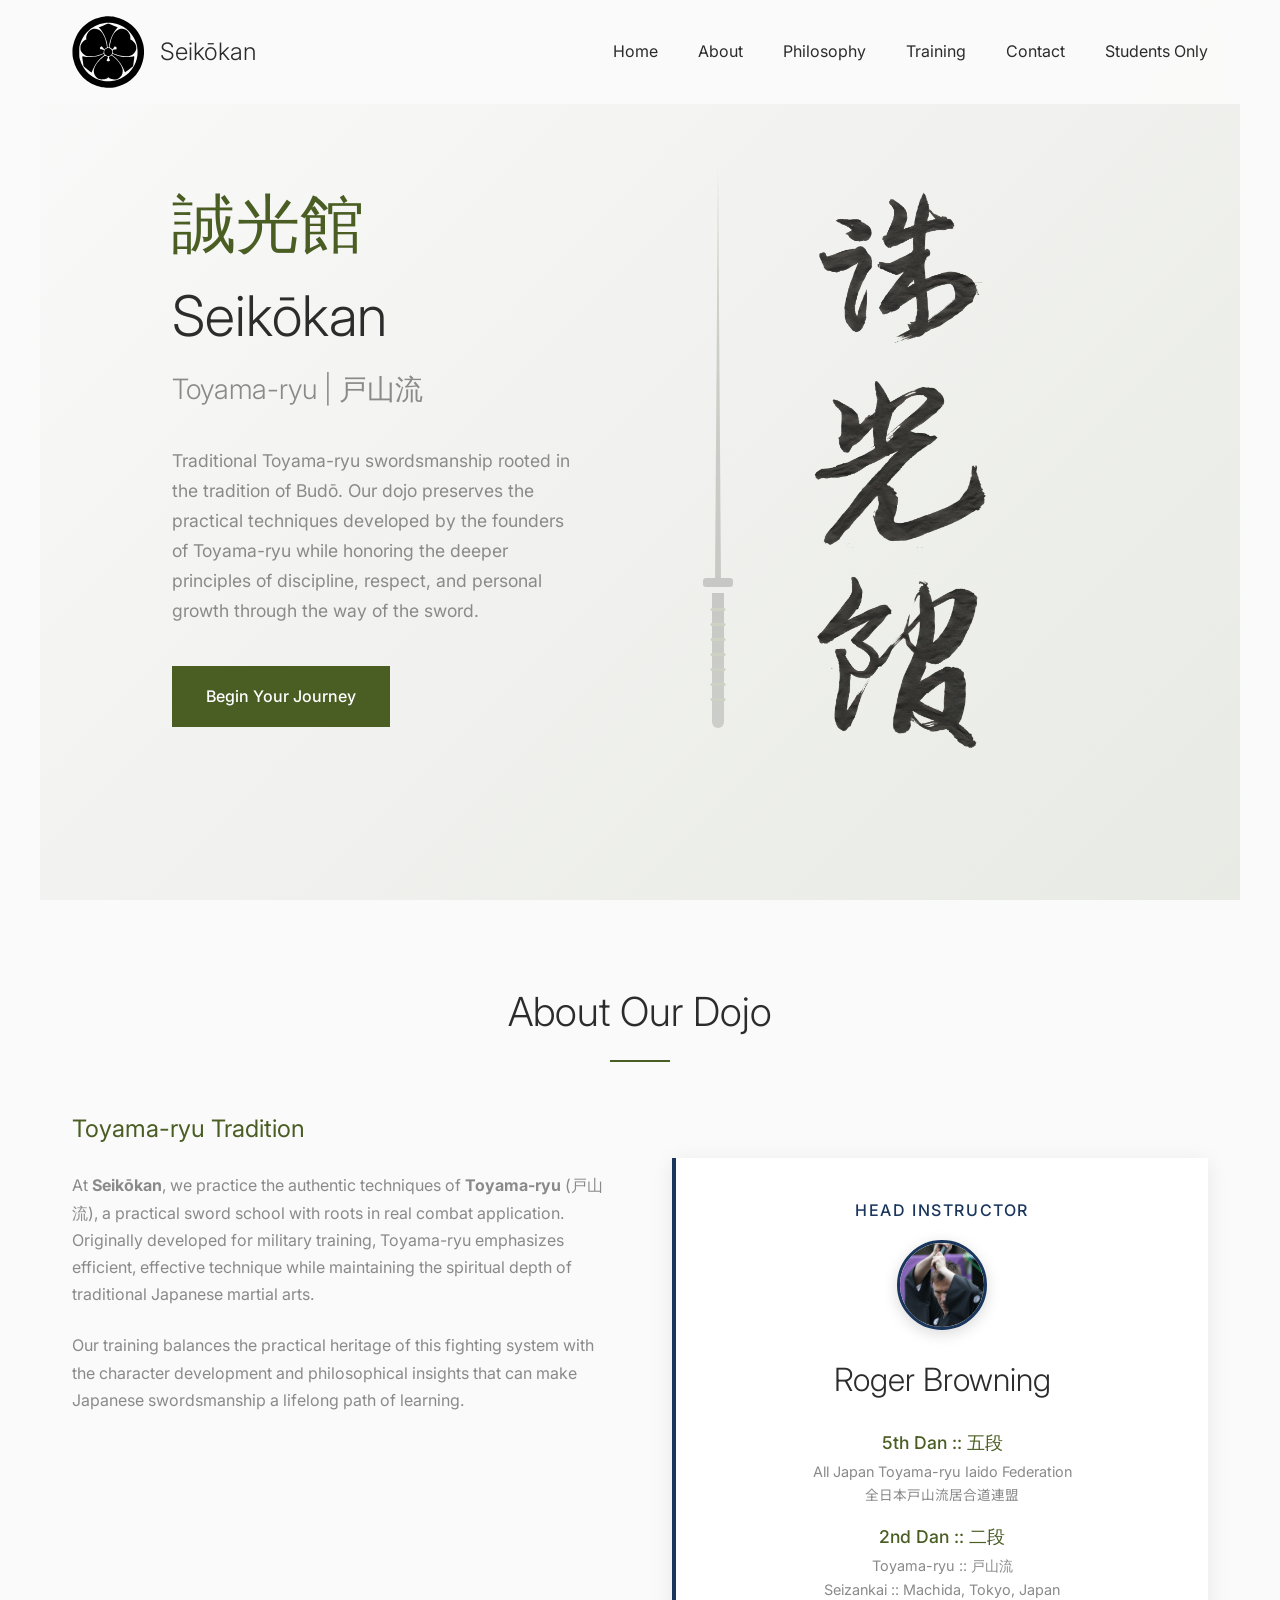
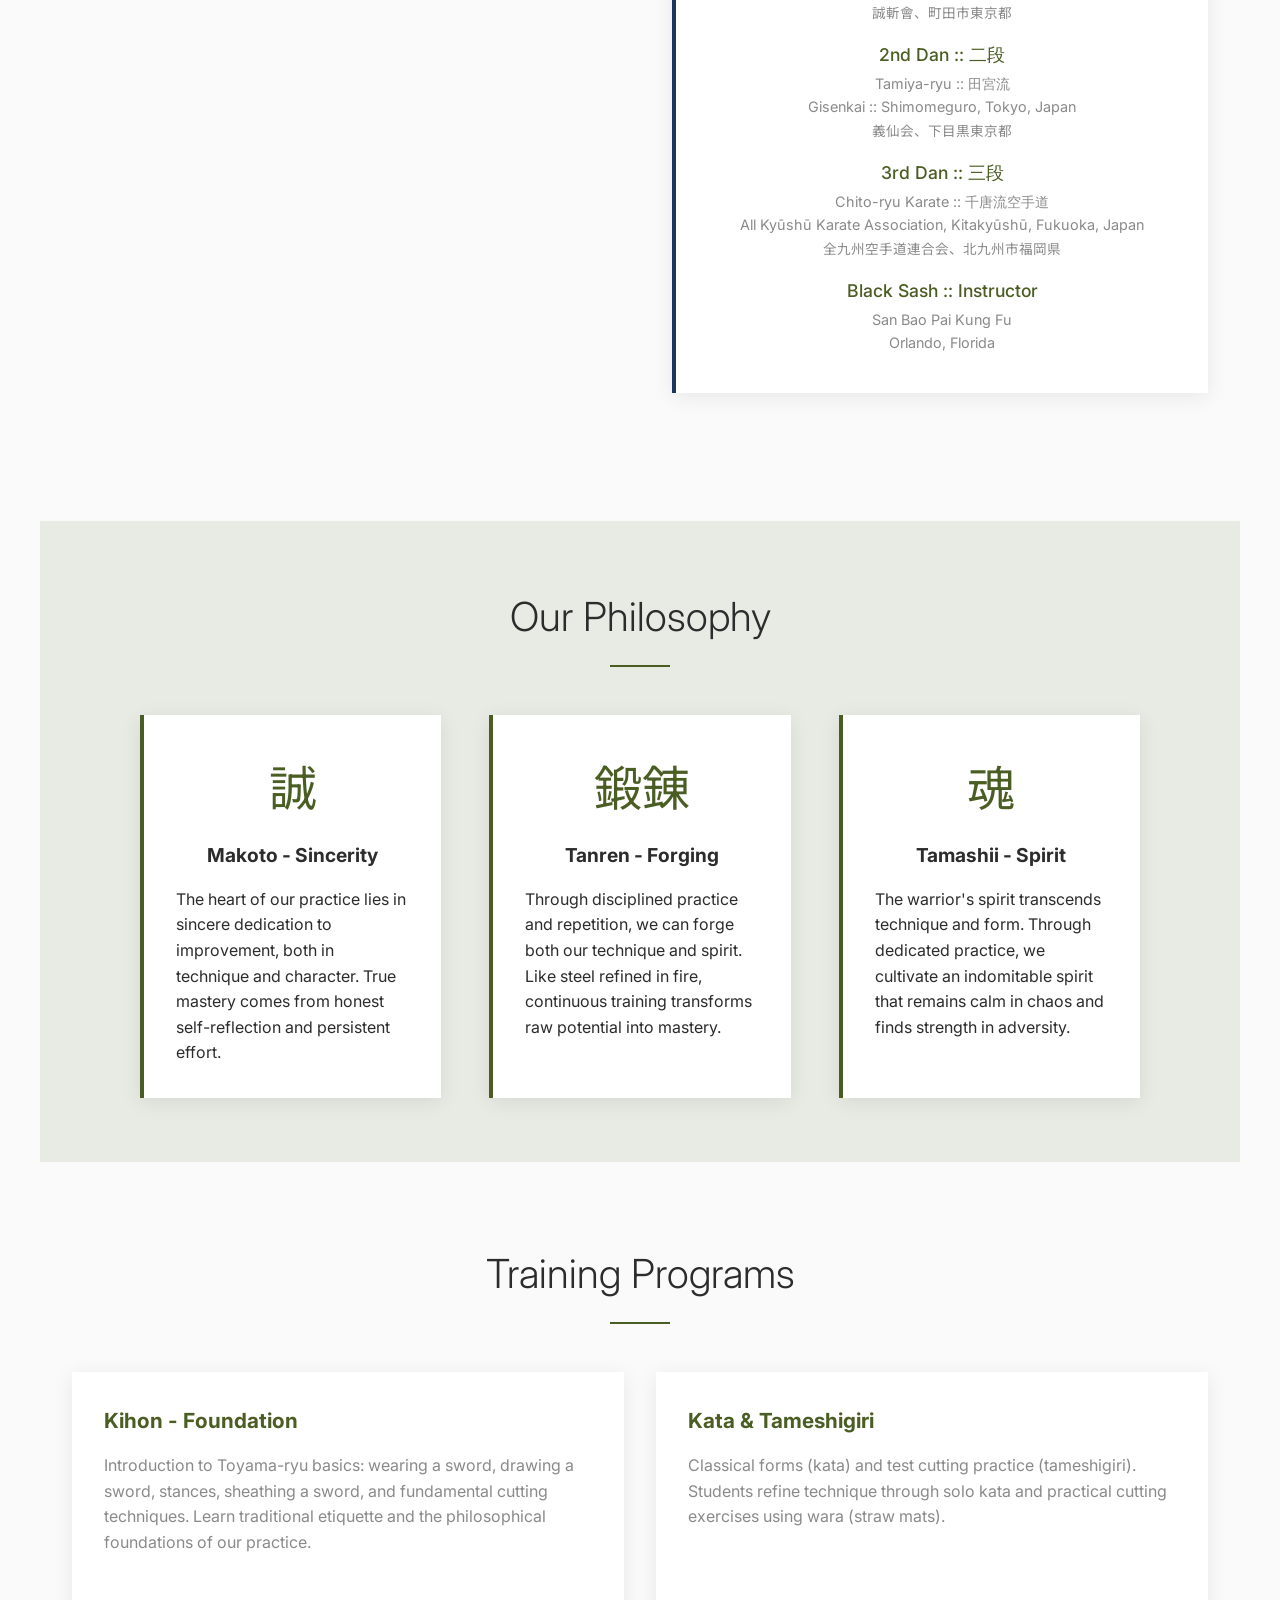
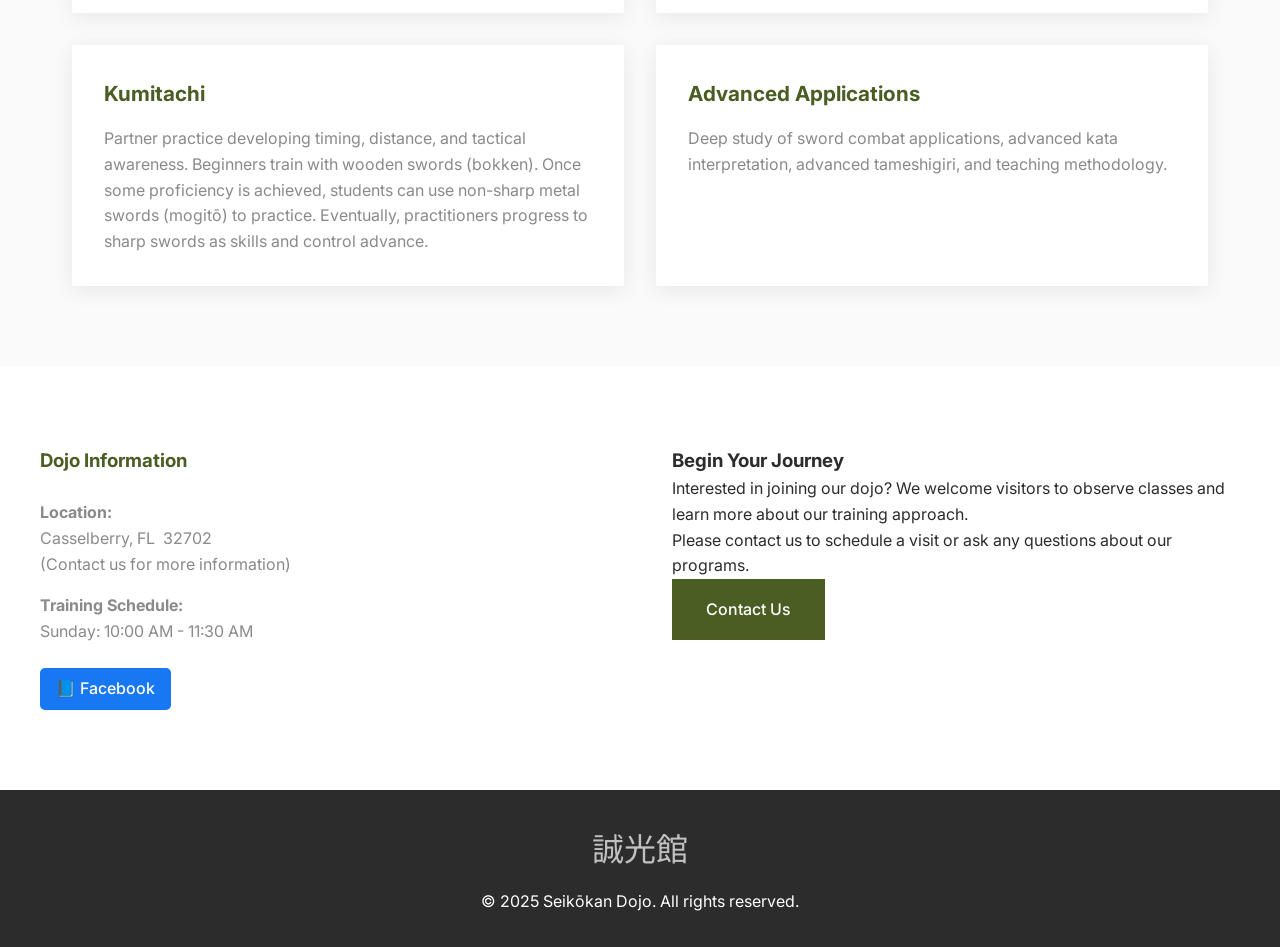
<file: index.html>
<!DOCTYPE html>
<html lang="en">
<head>
    <meta charset="UTF-8">
    <meta name="viewport" content="width=device-width, initial-scale=1.0">
    <meta http-equiv="X-Content-Type-Options" content="nosniff">
    <meta http-equiv="X-Frame-Options" content="DENY">
    <meta http-equiv="X-XSS-Protection" content="1; mode=block">
    <meta name="referrer" content="strict-origin-when-cross-origin">
    
    <!-- SEO Meta Tags -->
    <meta name="description" content="Seikōkan Dojo - Traditional Toyama-ryu swordsmanship training in Casselberry, Florida. Learn authentic Japanese sword techniques, iaido, and bushido philosophy under expert instruction.">
    <meta name="keywords" content="Toyama-ryu, Japanese swordsmanship, iaido, martial arts, dojo, Casselberry Florida, katana, bushido, traditional Japanese martial arts, sword training">
    <meta name="author" content="Seikōkan Dojo">
    <meta name="robots" content="index, follow">
    <meta name="language" content="English">
    <meta name="geo.region" content="US-FL">
    <meta name="geo.placename" content="Casselberry, Florida">
    <meta name="geo.position" content="28.6777;-81.3228">
    <meta name="ICBM" content="28.6777, -81.3228">
    
    <!-- Open Graph Meta Tags (Facebook, LinkedIn) -->
    <meta property="og:title" content="Seikōkan Dojo - Traditional Japanese Swordsmanship Training">
    <meta property="og:description" content="Authentic Toyama-ryu swordsmanship training in Casselberry, Florida. Learn traditional Japanese sword techniques including iaido, kata, tameshigiri, and kumitachi under expert instruction.">
    <!-- Primary image for social sharing -->
    <meta property="og:image" content="https://seikokan-toyamaryu.com/images/facebook-og-image.jpg.png">
    <meta property="og:image:secure_url" content="https://seikokan-toyamaryu.com/images/facebook-og-image.jpg.png">
    <meta property="og:image:type" content="image/png">
    <meta property="og:image:width" content="1200">
    <meta property="og:image:height" content="630">
    <meta property="og:image:alt" content="Seikōkan Dojo - Traditional Japanese Swordsmanship Training in Casselberry, Florida">
    <!-- Fallback image -->
    <meta property="og:image" content="https://seikokan-toyamaryu.com/images/kamon_vector.svg">
    <meta property="og:image:width" content="512">
    <meta property="og:image:height" content="512">
    <meta property="og:url" content="https://seikokan-toyamaryu.com">
    <meta property="og:type" content="website">
    <meta property="og:site_name" content="Seikōkan Dojo">
    <meta property="og:locale" content="en_US">
    
    <!-- Additional Facebook-specific tags -->
    <meta property="fb:app_id" content="">
    <meta property="article:author" content="Seikōkan Dojo">
    <meta property="article:publisher" content="https://www.facebook.com/seikokan.toyamaryu">
    
    <!-- Twitter Card Meta Tags -->
    <meta name="twitter:card" content="summary_large_image">
    <meta name="twitter:title" content="Seikōkan Dojo - Traditional Japanese Swordsmanship Training">
    <meta name="twitter:description" content="Authentic Toyama-ryu swordsmanship training in Casselberry, Florida. Learn traditional Japanese sword techniques including iaido, kata, tameshigiri, and kumitachi.">
    <meta name="twitter:image" content="https://seikokan-toyamaryu.com/images/facebook-og-image.jpg.png">
    <meta name="twitter:image:alt" content="Seikōkan Dojo - Traditional Japanese Swordsmanship Training in Casselberry, Florida">
    <meta name="twitter:site" content="@seikokan_dojo">
    <meta name="twitter:creator" content="@seikokan_dojo">
    
    <!-- Canonical URL -->
    <link rel="canonical" href="https://seikokan-toyamaryu.com">
    
    <title>誠光館 | Seikōkan Dojo - Traditional Toyama-ryu Swordsmanship | Casselberry, FL</title>
    <link href="https://fonts.googleapis.com/css2?family=Noto+Sans+JP:wght@300;400;500;700&family=Inter:wght@300;400;500;600&display=swap" rel="stylesheet" crossorigin="anonymous">
    
    <!-- Structured Data for Search Engines -->
    <script type="application/ld+json">
    {
        "@context": "https://schema.org",
        "@type": "SportsActivityLocation",
        "name": "Seikōkan Dojo",
        "alternateName": "誠光館",
        "description": "Traditional Toyama-ryu swordsmanship dojo offering authentic Japanese martial arts training in Casselberry, Florida.",
        "url": "https://seikokan-toyamaryu.com",
        "logo": "https://seikokan-toyamaryu.com/images/kamon_vector.svg",
        "image": "https://seikokan-toyamaryu.com/images/kamon_vector.svg",
        "address": {
            "@type": "PostalAddress",
            "streetAddress": "Contact us for location details",
            "addressLocality": "Casselberry",
            "addressRegion": "FL",
            "postalCode": "32702",
            "addressCountry": "US"
        },
        "geo": {
            "@type": "GeoCoordinates",
            "latitude": 28.6777,
            "longitude": -81.3228
        },
        "telephone": "Contact via email",
        "email": "seikokan_toyamaryu@icloud.com",
        "openingHoursSpecification": {
            "@type": "OpeningHoursSpecification",
            "dayOfWeek": "Sunday",
            "opens": "10:00",
            "closes": "11:30"
        },
        "sport": "Martial Arts",
        "activity": "Toyama-ryu Swordsmanship",
        "instructor": {
            "@type": "Person",
            "name": "Roger Browning",
            "jobTitle": "Head Instructor",
            "description": "5th Dan All Japan Toyama-ryu Iaido Federation, expert in traditional Japanese swordsmanship"
        },
        "offers": {
            "@type": "Offer",
            "name": "Toyama-ryu Training Programs",
            "description": "Traditional Japanese swordsmanship training including Kihon, Kata, Tameshigiri, and Kumitachi"
        },
        "sameAs": [
            "https://www.facebook.com/seikokan.toyamaryu"
        ]
    }
    </script>
    <link rel="stylesheet" href="css/style.css">
</head>
<body>
    <header>
        <nav>
            <div class="logo">
                <img src="/images/kamon_vector.svg" class="kamon" alt="Seikōkan Kamon">
                <h1>Seikōkan</h1>
            </div>
            <ul class="nav-links">
                <li><a href="#home">Home</a></li>
                <li><a href="#about">About</a></li>
                <li><a href="#philosophy">Philosophy</a></li>
                <li><a href="#classes">Training</a></li>
                <li><a href="#contact">Contact</a></li>
                <li><a href="notes.html">Students Only</a></li>
            </ul>
        </nav>
    </header>

    <main>
        <section id="home" class="hero">
            <div class="hero-content">
                <div class="hero-text fade-in">
                    <span class="kanji-large japanese-text">誠光館</span>
                    <h1>Seikōkan</h1>
                    <p class="subtitle">Toyama-ryu | 戸山流</p>
                    <p>Traditional Toyama-ryu swordsmanship rooted in the tradition of Budō. Our dojo preserves the practical techniques developed by the founders of Toyama-ryu while honoring the deeper principles of discipline, respect, and personal growth through the way of the sword.</p>
                    <a href="#classes" class="cta-button">Begin Your Journey</a>
                </div>
                <div class="hero-visual fade-in">
                    <div class="katana-silhouette">
                        <div class="katana-blade"></div>
                        <div class="katana-guard"></div>
                        <div class="katana-handle"></div>
                        <div class="katana-wrap" style="top: 442px;"></div>
                        <div class="katana-wrap" style="top: 457px;"></div>
                        <div class="katana-wrap" style="top: 472px;"></div>
                        <div class="katana-wrap" style="top: 487px;"></div>
                        <div class="katana-wrap" style="top: 502px;"></div>
                        <div class="katana-wrap" style="top: 517px;"></div>
                        <div class="katana-wrap" style="top: 532px;"></div>
                    </div>
                </div>
                <div class="japanese-characters">
                    <div class="character makoto"></div>
                    <div class="character hikari"></div>
                    <div class="character kan"></div>
                </div>
            </div>
        </section>

        <section id="about" class="about">
            <h2 class="section-title">About Our Dojo</h2>
            <div class="about-content">
                <article class="about-text fade-in">
                    <h3>Toyama-ryu Tradition</h3>
                    <p>At <strong>Seikōkan</strong>, we practice the authentic techniques of <strong>Toyama-ryu</strong> (戸山流), a practical sword school with roots in real combat application. Originally developed for military training, Toyama-ryu emphasizes efficient, effective technique while maintaining the spiritual depth of traditional Japanese martial arts.</p>
                    <p>Our training balances the practical heritage of this fighting system with the character development and philosophical insights that can make Japanese swordsmanship a lifelong path of learning.</p>
                </article>

                <div class="instructor-card fade-in">
                    <div class="title">Head Instructor</div>
                    <img src="images/Instructor.png" 
                         alt="Roger Browning - Head Instructor" 
                         class="photo" 
                         data-no-social="true"
                         data-pin-nopin="true"
                         data-no-lazy="1"
                         loading="lazy">
                    <div class="name">Roger Browning</div>
                    <div class="credentials">
                        <div class="credential">
                            <div class="rank">5th Dan :: 五段</div>
                            <div class="federation">
                                All Japan Toyama-ryu Iaido Federation
                                <span class="japanese-text">全日本戸山流居合道連盟</span>
                            </div>
                        </div>
                        <div class="credential">
                            <div class="rank">2nd Dan :: 二段</div>
                            <div class="federation">
                                <span class="school">Toyama-ryu :: 戸山流</span>
                                Seizankai :: Machida, Tokyo, Japan
                                <span class="japanese-text">誠斬會、町田市東京都</span>
                            </div>
                        </div>
                        <div class="credential">
                            <div class="rank">2nd Dan :: 二段</div>
                            <div class="federation">
                                <span class="school">Tamiya-ryu :: 田宮流</span>
                                Gisenkai :: Shimomeguro, Tokyo, Japan
                                <span class="japanese-text">義仙会、下目黒東京都</span>
                            </div>
                        </div>
                        <div class="credential">
                            <div class="rank">3rd Dan :: 三段</div>
                            <div class="federation">
                                <span class="school">Chito-ryu Karate :: 千唐流空手道</span>
                                All Kyūshū Karate Association, Kitakyūshū, Fukuoka, Japan
                                <span class="japanese-text">全九州空手道連合会、北九州市福岡県</span>
                            </div>
                        </div>
                        <div class="credential">
                            <div class="rank">Black Sash :: Instructor</div>
                            <div class="federation">
                                <span class="school">San Bao Pai Kung Fu</span>
                                Orlando, Florida
                            </div>
                        </div>
                    </div>
                </div>
            </div>
        </section>

        <section id="philosophy" class="philosophy">
            <h2 class="section-title">Our Philosophy</h2>
            <div class="philosophy-content">
                <div class="philosophy-cards">
                    <div class="philosophy-card fade-in">
                        <span class="kanji japanese-text">誠</span>
                        <h4>Makoto - Sincerity</h4>
                        <p>The heart of our practice lies in sincere dedication to improvement, both in technique and character. True mastery comes from honest self-reflection and persistent effort.</p>
                    </div>
                    <div class="philosophy-card fade-in">
                        <span class="kanji japanese-text">鍛錬</span>
                        <h4>Tanren - Forging</h4>
                        <p>Through disciplined practice and repetition, we can forge both our technique and spirit. Like steel refined in fire, continuous training transforms raw potential into mastery.</p>
                    </div>
                    <div class="philosophy-card fade-in">
                        <span class="kanji japanese-text">魂</span>
                        <h4>Tamashii - Spirit</h4>
                        <p>The warrior's spirit transcends technique and form. Through dedicated practice, we cultivate an indomitable spirit that remains calm in chaos and finds strength in adversity.</p>
                    </div>
                </div>
            </div>
        </section>

        <section id="classes" class="classes">
            <!-- COMMENTED OUT CROSSED SWORDS GRAPHIC FOR LATER USE
            <div class="crossed-swords">
                <div class="crossed-sword-left">
                    <div class="crossed-blade-left"></div>
                    <div class="crossed-guard-left"></div>
                    <div class="crossed-handle-left"></div>
                    <div class="crossed-wrap-left" style="top: 152px;"></div>
                    <div class="crossed-wrap-left" style="top: 162px;"></div>
                    <div class="crossed-wrap-left" style="top: 172px;"></div>
                    <div class="crossed-wrap-left" style="top: 182px;"></div>
                </div>
                <div class="crossed-sword-right">
                    <div class="crossed-blade-right"></div>
                    <div class="crossed-guard-right"></div>
                    <div class="crossed-handle-right"></div>
                    <div class="crossed-wrap-right" style="top: 152px;"></div>
                    <div class="crossed-wrap-right" style="top: 162px;"></div>
                    <div class="crossed-wrap-right" style="top: 172px;"></div>
                    <div class="crossed-wrap-right" style="top: 182px;"></div>
                </div>
            </div>
            -->
            <h2 class="section-title">Training Programs</h2>
            <div class="classes-grid">
                <div class="class-card fade-in">
                    <h3>Kihon - Foundation</h3>
                    <p>Introduction to Toyama-ryu basics: wearing a sword, drawing a sword, stances, sheathing a sword, and fundamental cutting techniques. Learn traditional etiquette and the philosophical foundations of our practice.</p>
                </div>
                <div class="class-card fade-in">
                    <h3>Kata & Tameshigiri</h3>
                    <p>Classical forms (kata) and test cutting practice (tameshigiri). Students refine technique through solo kata and practical cutting exercises using wara (straw mats).</p>
                </div>
                <div class="class-card fade-in">
                    <h3>Kumitachi</h3>
                    <p>Partner practice developing timing, distance, and tactical awareness. Beginners train with wooden swords (bokken). Once some proficiency is achieved, students can use non-sharp metal swords (mogitō) to practice. Eventually, practitioners progress to sharp swords as skills and control advance.</p>
                </div>
                <div class="class-card fade-in">
                    <h3>Advanced Applications</h3>
                    <p>Deep study of sword combat applications, advanced kata interpretation, advanced tameshigiri, and teaching methodology.</p>
                </div>
            </div>
        </section>
    </main>

    <div id="contact" class="contact">
        <div class="contact-content">
            <div class="contact-info fade-in">
                <h3>Dojo Information</h3>
                <p><strong>Location:</strong>
                <br>
                Casselberry, FL&nbsp;&nbsp;32702
                <br>
                (Contact us for more information)
                </p>

                <p><strong>Training Schedule:</strong><br>
                Sunday: 10:00 AM - 11:30 AM</p>
                
                <div class="social-links">
                    <a href="https://www.facebook.com/seikokan.toyamaryu" 
                       class="social-link" 
                       target="_blank" 
                       rel="noopener noreferrer nofollow"
                       title="Visit our Facebook page">
                        📘 Facebook
                    </a>
                </div>
                
            </div>
            <div class="fade-in">
                <h3>Begin Your Journey</h3>
                <p>Interested in joining our dojo? We welcome visitors to observe classes and learn more about our training approach.</p>
                <p>Please contact us to schedule a visit or ask any questions about our programs.</p>
                <a href="#" class="cta-button" id="contact-button">Contact Us</a>
            </div>
        </div>
    </div>

    <footer>
        <div class="kanji japanese-text">誠光館</div>
        <p>&copy; 2025 Seikōkan Dojo. All rights reserved.</p>
    </footer>

    <script>
        // Email obfuscation to prevent scraping
        function initContactButton() {
            const contactBtn = document.getElementById('contact-button');
            if (contactBtn) {
                // Split email parts to avoid detection
                const user = 'seikokan_toyamaryu';
                const domain = 'icloud';
                const extension = 'com';
                const email = user + '@' + domain + '.' + extension;
                
                contactBtn.href = 'mailto:' + email;
                contactBtn.title = 'Send us an email';
            }
        }

        // Simple scroll animation
        const observerOptions = {
            threshold: 0.1,
            rootMargin: '0px 0px -50px 0px'
        };

        const observer = new IntersectionObserver(function(entries) {
            entries.forEach(entry => {
                if (entry.isIntersecting) {
                    entry.target.style.animationDelay = Math.random() * 0.3 + 's';
                    entry.target.classList.add('fade-in');
                    observer.unobserve(entry.target);
                }
            });
        }, observerOptions);

        document.querySelectorAll('.fade-in').forEach(el => {
            observer.observe(el);
        });

        // Smooth header background on scroll
        window.addEventListener('scroll', function() {
            const header = document.querySelector('header');
            if (window.scrollY > 100) {
                header.style.background = 'rgba(250, 250, 250, 0.98)';
            } else {
                header.style.background = 'rgba(250, 250, 250, 0.95)';
            }
        });

        // Initialize contact button when page loads
        document.addEventListener('DOMContentLoaded', initContactButton);
    </script>
</body>
</html>
</file>
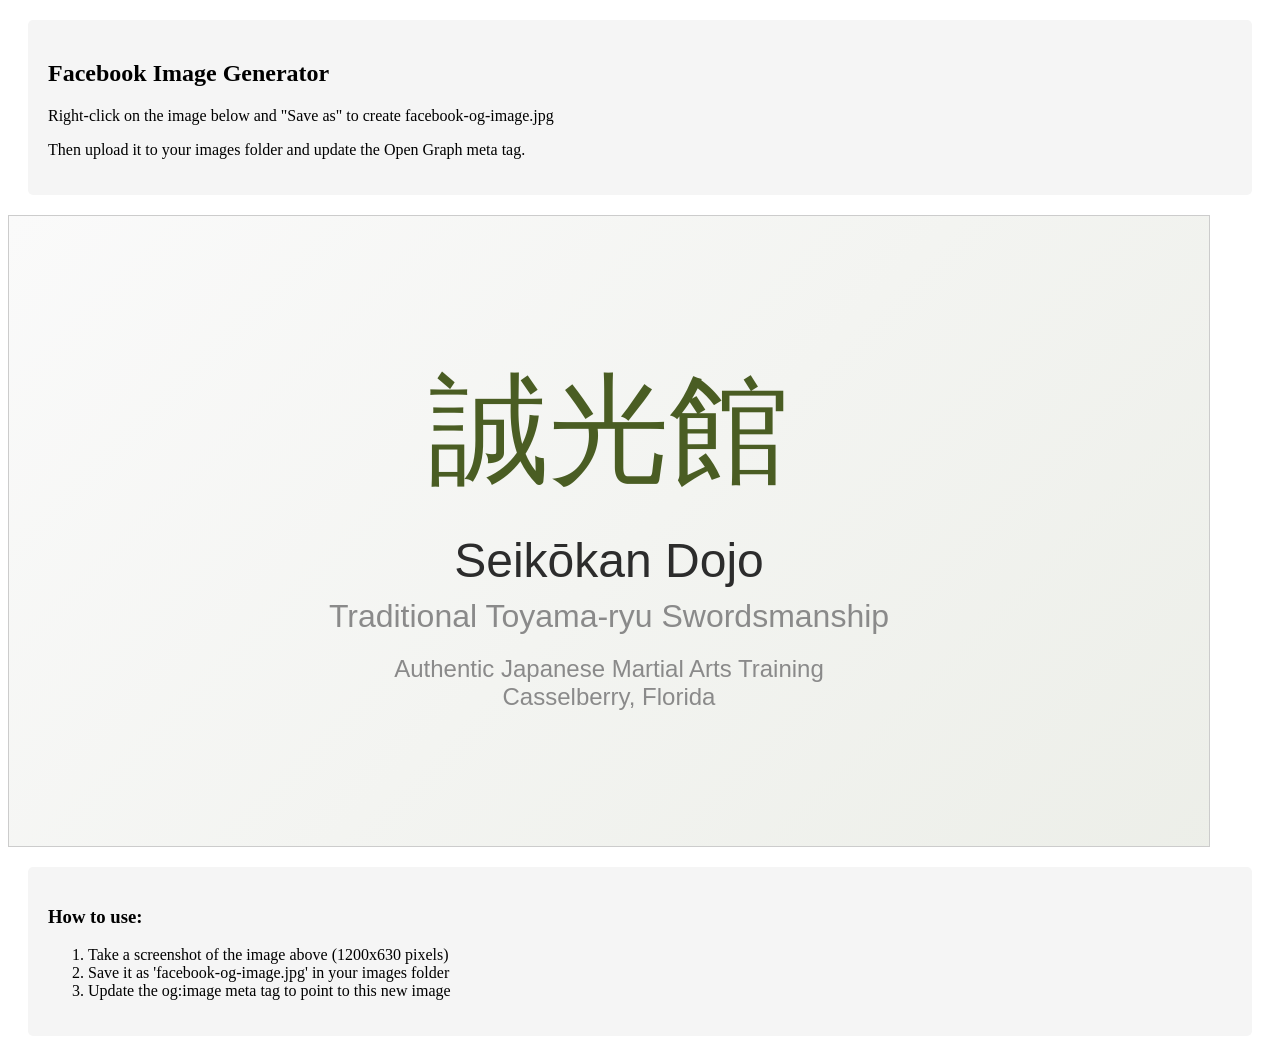
<file: create_facebook_image.html>
<!DOCTYPE html>
<html>
<head>
    <title>Facebook Image Generator</title>
    <style>
        #facebook-image {
            width: 1200px;
            height: 630px;
            background: linear-gradient(135deg, #fafafa 0%, rgba(74, 93, 35, 0.1) 100%);
            display: flex;
            flex-direction: column;
            justify-content: center;
            align-items: center;
            font-family: 'Arial', sans-serif;
            position: relative;
            border: 1px solid #ccc;
        }
        .kamon-large {
            font-size: 120px;
            color: #4a5d23;
            margin-bottom: 20px;
            font-family: serif;
        }
        .title {
            font-size: 48px;
            color: #2c2c2c;
            font-weight: 300;
            margin-bottom: 10px;
        }
        .subtitle {
            font-size: 32px;
            color: #8a8a8a;
            font-weight: 300;
            margin-bottom: 20px;
        }
        .description {
            font-size: 24px;
            color: #8a8a8a;
            text-align: center;
            max-width: 800px;
        }
        .instructions {
            margin: 20px;
            padding: 20px;
            background: #f5f5f5;
            border-radius: 5px;
        }
    </style>
</head>
<body>
    <div class="instructions">
        <h2>Facebook Image Generator</h2>
        <p>Right-click on the image below and "Save as" to create facebook-og-image.jpg</p>
        <p>Then upload it to your images folder and update the Open Graph meta tag.</p>
    </div>
    
    <div id="facebook-image">
        <div class="kamon-large">誠光館</div>
        <div class="title">Seikōkan Dojo</div>
        <div class="subtitle">Traditional Toyama-ryu Swordsmanship</div>
        <div class="description">Authentic Japanese Martial Arts Training<br>Casselberry, Florida</div>
    </div>
    
    <div class="instructions">
        <h3>How to use:</h3>
        <ol>
            <li>Take a screenshot of the image above (1200x630 pixels)</li>
            <li>Save it as 'facebook-og-image.jpg' in your images folder</li>
            <li>Update the og:image meta tag to point to this new image</li>
        </ol>
    </div>
</body>
</html>
</file>
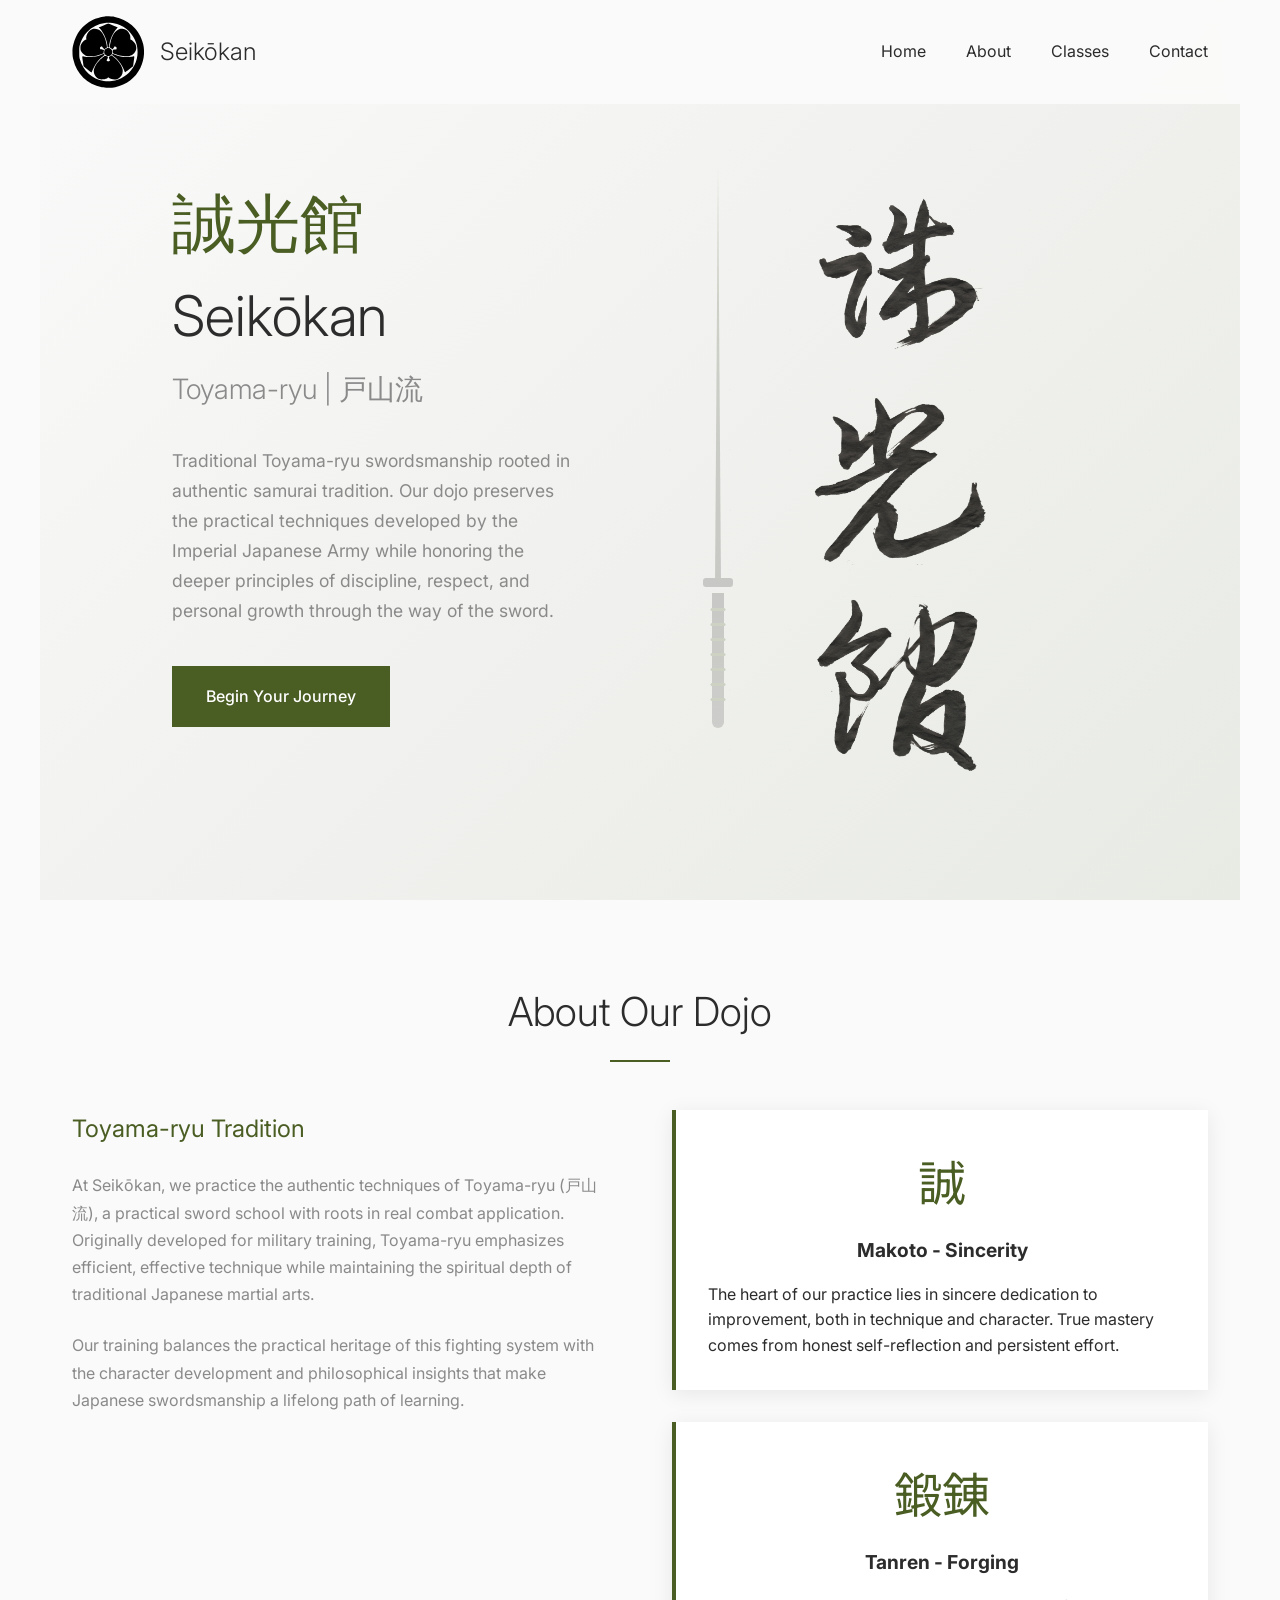
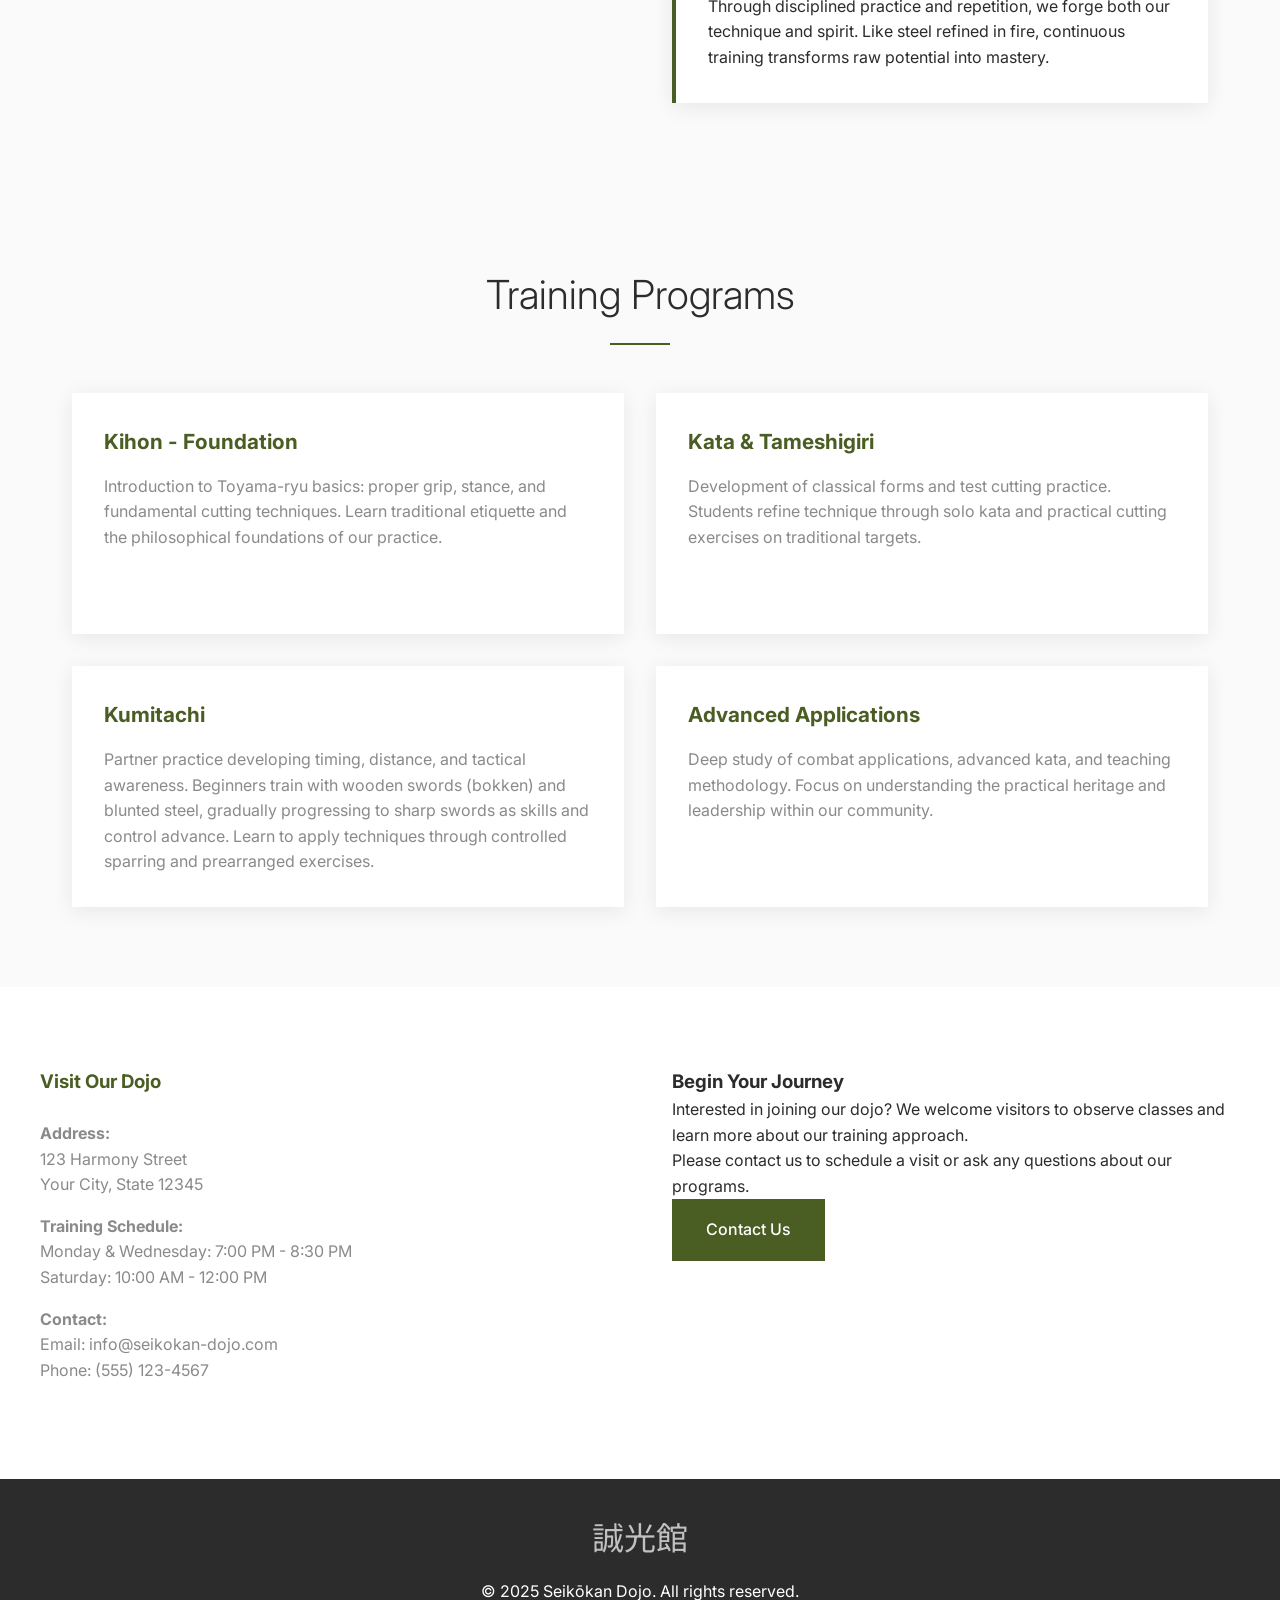
<file: index_full_site.html>
<!DOCTYPE html>
<html lang="en">
<head>
    <meta charset="UTF-8">
    <meta name="viewport" content="width=device-width, initial-scale=1.0">
    <title>誠光館 | Seikōkan Dojo</title>
    <link href="https://fonts.googleapis.com/css2?family=Noto+Sans+JP:wght@300;400;500;700&family=Inter:wght@300;400;500;600&display=swap" rel="stylesheet">
    <style>
        :root {
            --sumi-black: #2c2c2c;
            --warm-white: #fafafa;
            --silver-gray: #8a8a8a;
            --deep-indigo: #1a365d;
            --matcha-green: #4a5d23;
            --light-matcha: #6b7c3a;
            --matcha-accent: rgba(74, 93, 35, 0.1);
            --paper-white: #ffffff;
            --subtle-shadow: rgba(0, 0, 0, 0.08);
        }

        * {
            margin: 0;
            padding: 0;
            box-sizing: border-box;
        }

        body {
            font-family: 'Inter', -apple-system, BlinkMacSystemFont, sans-serif;
            line-height: 1.6;
            color: var(--sumi-black);
            background: var(--warm-white);
        }

        .japanese-text {
            font-family: 'Noto Sans JP', sans-serif;
        }

        /* Header */
        header {
            position: fixed;
            top: 0;
            width: 100%;
            background: rgba(250, 250, 250, 0.95);
            backdrop-filter: blur(10px);
            z-index: 1000;
            padding: 1rem 0;
            transition: all 0.3s ease;
        }

        nav {
            max-width: 1200px;
            margin: 0 auto;
            display: flex;
            justify-content: space-between;
            align-items: center;
            padding: 0 2rem;
        }

        .logo {
            display: flex;
            align-items: center;
            gap: 1rem;
        }

        .logo h1 {
            font-size: 1.5rem;
            font-weight: 300;
            color: var(--sumi-black);
        }

        .logo .kamon {
            width: 4.5rem;
            height: 4.5rem;
            filter: brightness(0) saturate(100%) invert(0%);
        }

        .nav-links {
            display: flex;
            list-style: none;
            gap: 2.5rem;
        }

        .nav-links a {
            text-decoration: none;
            color: var(--sumi-black);
            font-weight: 400;
            transition: color 0.3s ease;
            position: relative;
        }

        .nav-links a:hover {
            color: var(--matcha-green);
        }

        .nav-links a::after {
            content: '';
            position: absolute;
            bottom: -5px;
            left: 0;
            width: 0;
            height: 1px;
            background: var(--matcha-green);
            transition: width 0.3s ease;
        }

        .nav-links a:hover::after {
            width: 100%;
        }

        /* Hero Section */
        .hero {
            min-height: 100vh;
            display: flex;
            align-items: center;
            justify-content: center;
            position: relative;
            background: linear-gradient(135deg, var(--warm-white) 0%, var(--matcha-accent) 100%);
            overflow: hidden;
        }

        .hero::before {
            content: '';
            position: absolute;
            top: 0;
            right: 0;
            width: 50%;
            height: 100%;
            background: url('data:image/svg+xml,<svg xmlns="http://www.w3.org/2000/svg" viewBox="0 0 100 100"><circle cx="50" cy="50" r="1" fill="rgba(74,93,35,0.05)"/></svg>') repeat;
            background-size: 60px 60px;
        }

        /* Japanese character column container */
        .japanese-characters {
            position: absolute;
            top: 8%;
            right: 150px;
            display: flex;
            flex-direction: column;
            gap: 25px;
            z-index: 3;
        }

        .japanese-characters .character {
            width: 180px;
            height: 180px;
            background-size: 100%;
            background-repeat: no-repeat;
            background-position: center;
            opacity: 0.9;
        }

        .japanese-characters .makoto { background-image: url('images/makoto_sei_scan.png'); }
        .japanese-characters .hikari { background-image: url('images/hikari_ko_scan.png'); }
        .japanese-characters .kan { background-image: url('images/kan_scan.png'); }

        .hero-content {
            max-width: 1000px;
            margin: 0 auto;
            padding: 0 2rem;
            display: grid;
            grid-template-columns: 1fr 0.8fr;
            gap: 1rem;
            align-items: center;
            position: relative;
            z-index: 2;
        }

        .hero-text h1 {
            font-size: 3.5rem;
            font-weight: 300;
            color: var(--sumi-black);
            margin-bottom: 1rem;
            line-height: 1.2;
        }

        .hero-text .kanji-large {
            font-size: 4rem;
            color: var(--matcha-green);
            font-weight: 400;
            display: block;
            margin-bottom: 0.5rem;
            font-family: 'Hiragino Mincho ProN', 'Yu Mincho', 'YuMincho', 'Hiragino Mincho Pro', 'MS PMincho', 'serif';
        }

        .hero-text .subtitle {
            font-size: 1.75rem;
            color: var(--silver-gray);
            margin-bottom: 2rem;
            font-weight: 300;
        }

        .hero-text p {
            color: var(--silver-gray);
            font-size: 1.1rem;
            margin-bottom: 2.5rem;
            line-height: 1.7;
        }

        .cta-button {
            display: inline-block;
            padding: 1rem 2rem;
            background: var(--matcha-green);
            color: var(--paper-white);
            text-decoration: none;
            font-weight: 500;
            transition: all 0.3s ease;
            border: 2px solid var(--matcha-green);
        }

        .cta-button:hover {
            background: transparent;
            color: var(--matcha-green);
            transform: translateY(-2px);
            box-shadow: 0 8px 25px var(--subtle-shadow);
        }

        .hero-visual {
            display: flex;
            justify-content: flex-start;
            align-items: flex-start;
            position: relative;
            padding-left: 2rem;
            padding-top: 2rem;
        }

        .katana-silhouette {
            position: relative;
            width: 480px;
            height: 600px;
            opacity: 0.2;
            animation: float 6s ease-in-out infinite;
            transform: translateX(-150px);
        }

        .katana-blade {
            position: absolute;
            width: 6px;
            height: 420px;
            background: linear-gradient(180deg, var(--matcha-green), var(--sumi-black));
            left: 50%;
            top: 0;
            transform: translateX(-50%);
            clip-path: polygon(50% 0%, 0% 100%, 100% 100%);
            border: none;
            outline: none;
        }

        .katana-guard {
            position: absolute;
            width: 30px;
            height: 9px;
            background: var(--sumi-black);
            left: 50%;
            top: 412px;
            transform: translateX(-50%);
            border-radius: 3px;
        }

        .katana-handle {
            position: absolute;
            width: 12px;
            height: 135px;
            background: linear-gradient(180deg, var(--sumi-black), #4a4a4a);
            left: 50%;
            top: 427px;
            transform: translateX(-50%);
            border-radius: 0 0 6px 6px;
        }

        .katana-wrap {
            position: absolute;
            width: 15px;
            height: 3px;
            background: var(--matcha-green);
            left: 50%;
            transform: translateX(-50%);
            border-radius: 1.5px;
        }

        .katana-wrap:nth-of-type(2) { top: 295px; }
        .katana-wrap:nth-of-type(3) { top: 305px; }
        .katana-wrap:nth-of-type(4) { top: 315px; }
        .katana-wrap:nth-of-type(5) { top: 325px; }
        .katana-wrap:nth-of-type(6) { top: 335px; }
        .katana-wrap:nth-of-type(7) { top: 345px; }
        .katana-wrap:nth-of-type(8) { top: 355px; }

        @keyframes float {
            0%, 100% { transform: translateY(0px); }
            50% { transform: translateY(-20px); }
        }

        /* Sections */
        section {
            padding: 5rem 0;
            max-width: 1200px;
            margin: 0 auto;
            padding-left: 2rem;
            padding-right: 2rem;
        }

        .section-title {
            font-size: 2.5rem;
            font-weight: 300;
            text-align: center;
            margin-bottom: 3rem;
            color: var(--sumi-black);
            position: relative;
        }

        .section-title::after {
            content: '';
            display: block;
            width: 60px;
            height: 2px;
            background: var(--matcha-green);
            margin: 1rem auto;
        }

        /* About Section */
        .about-content {
            display: grid;
            grid-template-columns: 1fr 1fr;
            gap: 4rem;
            align-items: flex-start;
        }

        .philosophy-cards {
            display: flex;
            flex-direction: column;
            gap: 2rem;
        }

        .about-text h3 {
            font-size: 1.5rem;
            margin-bottom: 1.5rem;
            color: var(--matcha-green);
            font-weight: 400;
        }

        .about-text p {
            margin-bottom: 1.5rem;
            color: var(--silver-gray);
            line-height: 1.7;
        }

        .philosophy-card {
            background: var(--paper-white);
            padding: 2rem;
            box-shadow: 0 4px 20px var(--subtle-shadow);
            border-left: 4px solid var(--matcha-green);
        }

        .philosophy-card .kanji {
            font-size: 3rem;
            color: var(--matcha-green);
            display: block;
            text-align: center;
            margin-bottom: 1rem;
        }

        .philosophy-card h4 {
            text-align: center;
            font-size: 1.2rem;
            margin-bottom: 1rem;
            color: var(--sumi-black);
        }

        /* Crossed Swords Graphic - COMMENTED OUT FOR LATER USE
        .crossed-swords {
            display: flex;
            justify-content: center;
            align-items: center;
            margin-bottom: 2rem;
            position: relative;
            height: 150px;
            width: 300px;
            margin-left: auto;
            margin-right: auto;
        }

        .crossed-sword-left {
            position: absolute;
            transform: rotate(-30deg);
            transform-origin: 50px 50%;
        }

        .crossed-sword-right {
            position: absolute;
            transform: rotate(30deg);
            transform-origin: 50px 50%;
        }

        .crossed-blade-left {
            position: absolute;
            width: 4px;
            height: 140px;
            background: linear-gradient(180deg, var(--matcha-green), var(--sumi-black));
            left: 48px;
            top: 0;
            clip-path: polygon(50% 0%, 0% 100%, 100% 100%);
            opacity: 0.15;
        }

        .crossed-blade-right {
            position: absolute;
            width: 4px;
            height: 140px;
            background: linear-gradient(180deg, var(--matcha-green), var(--sumi-black));
            left: 48px;
            top: 0;
            clip-path: polygon(50% 0%, 0% 100%, 100% 100%);
            opacity: 0.15;
        }

        .crossed-guard-left, .crossed-guard-right {
            position: absolute;
            width: 20px;
            height: 4px;
            background: var(--sumi-black);
            left: 40px;
            top: 138px;
            border-radius: 2px;
            opacity: 0.15;
        }

        .crossed-handle-left, .crossed-handle-right {
            position: absolute;
            width: 6px;
            height: 60px;
            background: linear-gradient(180deg, var(--sumi-black), #4a4a4a);
            left: 47px;
            top: 145px;
            border-radius: 0 0 3px 3px;
            opacity: 0.15;
        }

        .crossed-wrap-left, .crossed-wrap-right {
            position: absolute;
            width: 8px;
            height: 2px;
            background: var(--matcha-green);
            left: 46px;
            border-radius: 1px;
            opacity: 0.15;
        }
        END COMMENTED CROSSED SWORDS GRAPHIC */
        .classes-grid {
            display: grid;
            grid-template-columns: repeat(2, 1fr);
            grid-template-rows: repeat(2, 1fr);
            gap: 2rem;
            margin-top: 2rem;
        }

        .class-card {
            background: var(--paper-white);
            padding: 2rem;
            box-shadow: 0 4px 20px var(--subtle-shadow);
            transition: transform 0.3s ease, box-shadow 0.3s ease;
        }

        .class-card:hover {
            transform: translateY(-5px);
            box-shadow: 0 8px 30px var(--subtle-shadow);
        }

        .class-card h3 {
            font-size: 1.3rem;
            margin-bottom: 1rem;
            color: var(--matcha-green);
        }

        .class-card p {
            color: var(--silver-gray);
            line-height: 1.6;
        }

        /* Contact Section */
        .contact {
            background: var(--paper-white);
            padding: 5rem 2rem;
        }

        .contact-content {
            max-width: 1200px;
            margin: 0 auto;
            display: grid;
            grid-template-columns: 1fr 1fr;
            gap: 4rem;
        }

        .contact-info h3 {
            color: var(--matcha-green);
            margin-bottom: 1.5rem;
        }

        .contact-info p {
            margin-bottom: 1rem;
            color: var(--silver-gray);
        }

        /* Footer */
        footer {
            background: var(--sumi-black);
            color: var(--paper-white);
            text-align: center;
            padding: 2rem 0;
        }

        footer .kanji {
            font-size: 2rem;
            margin-bottom: 1rem;
            opacity: 0.7;
        }

        /* Responsive */
        @media (max-width: 768px) {
            .nav-links {
                display: none;
            }

            .hero-content {
                grid-template-columns: 1fr;
                text-align: center;
            }

            .hero-text h1 {
                font-size: 2.5rem;
            }

            .about-content,
            .contact-content {
                grid-template-columns: 1fr;
            }

            .classes-grid {
                grid-template-columns: 1fr;
            }
        }

        /* Smooth scrolling */
        html {
            scroll-behavior: smooth;
        }

        /* Fade in animation */
        .fade-in {
            opacity: 0;
            transform: translateY(30px);
            animation: fadeIn 0.8s ease forwards;
        }

        @keyframes fadeIn {
            to {
                opacity: 1;
                transform: translateY(0);
            }
        }
    </style>
</head>
<body>
    <header>
        <nav>
            <div class="logo">
                <img src="/images/kamon_vector.svg" class="kamon" alt="Seikōkan Kamon">
                <h1>Seikōkan</h1>
            </div>
            <ul class="nav-links">
                <li><a href="#home">Home</a></li>
                <li><a href="#about">About</a></li>
                <li><a href="#classes">Classes</a></li>
                <li><a href="#contact">Contact</a></li>
            </ul>
        </nav>
    </header>

    <main>
        <section id="home" class="hero">
            <div class="hero-content">
                <div class="hero-text fade-in">
                    <span class="kanji-large japanese-text">誠光館</span>
                    <h1>Seikōkan</h1>
                    <p class="subtitle">Toyama-ryu | 戸山流</p>
                    <p>Traditional Toyama-ryu swordsmanship rooted in authentic samurai tradition. Our dojo preserves the practical techniques developed by the Imperial Japanese Army while honoring the deeper principles of discipline, respect, and personal growth through the way of the sword.</p>
                    <a href="#classes" class="cta-button">Begin Your Journey</a>
                </div>
                <div class="hero-visual fade-in">
                    <div class="katana-silhouette">
                        <div class="katana-blade"></div>
                        <div class="katana-guard"></div>
                        <div class="katana-handle"></div>
                        <div class="katana-wrap" style="top: 442px;"></div>
                        <div class="katana-wrap" style="top: 457px;"></div>
                        <div class="katana-wrap" style="top: 472px;"></div>
                        <div class="katana-wrap" style="top: 487px;"></div>
                        <div class="katana-wrap" style="top: 502px;"></div>
                        <div class="katana-wrap" style="top: 517px;"></div>
                        <div class="katana-wrap" style="top: 532px;"></div>
                    </div>
                </div>
                <div class="japanese-characters">
                    <div class="character makoto"></div>
                    <div class="character hikari"></div>
                    <div class="character kan"></div>
                </div>
            </div>
        </section>

        <section id="about" class="about">
            <h2 class="section-title">About Our Dojo</h2>
            <div class="about-content">
                <div class="about-text fade-in">
                    <h3>Toyama-ryu Tradition</h3>
                    <p>At Seikōkan, we practice the authentic techniques of Toyama-ryu (戸山流), a practical sword school with roots in real combat application. Originally developed for military training, Toyama-ryu emphasizes efficient, effective technique while maintaining the spiritual depth of traditional Japanese martial arts.</p>
                    <p>Our training balances the practical heritage of this fighting system with the character development and philosophical insights that make Japanese swordsmanship a lifelong path of learning.</p>
                </div>
                <div class="philosophy-cards">
                    <div class="philosophy-card fade-in">
                        <span class="kanji japanese-text">誠</span>
                        <h4>Makoto - Sincerity</h4>
                        <p>The heart of our practice lies in sincere dedication to improvement, both in technique and character. True mastery comes from honest self-reflection and persistent effort.</p>
                    </div>
                    <div class="philosophy-card fade-in">
                        <span class="kanji japanese-text">鍛錬</span>
                        <h4>Tanren - Forging</h4>
                        <p>Through disciplined practice and repetition, we forge both our technique and spirit. Like steel refined in fire, continuous training transforms raw potential into mastery.</p>
                    </div>
                </div>
            </div>
        </section>

        <section id="classes" class="classes">
            <!-- COMMENTED OUT CROSSED SWORDS GRAPHIC FOR LATER USE
            <div class="crossed-swords">
                <div class="crossed-sword-left">
                    <div class="crossed-blade-left"></div>
                    <div class="crossed-guard-left"></div>
                    <div class="crossed-handle-left"></div>
                    <div class="crossed-wrap-left" style="top: 152px;"></div>
                    <div class="crossed-wrap-left" style="top: 162px;"></div>
                    <div class="crossed-wrap-left" style="top: 172px;"></div>
                    <div class="crossed-wrap-left" style="top: 182px;"></div>
                </div>
                <div class="crossed-sword-right">
                    <div class="crossed-blade-right"></div>
                    <div class="crossed-guard-right"></div>
                    <div class="crossed-handle-right"></div>
                    <div class="crossed-wrap-right" style="top: 152px;"></div>
                    <div class="crossed-wrap-right" style="top: 162px;"></div>
                    <div class="crossed-wrap-right" style="top: 172px;"></div>
                    <div class="crossed-wrap-right" style="top: 182px;"></div>
                </div>
            </div>
            -->
            <h2 class="section-title">Training Programs</h2>
            <div class="classes-grid">
                <div class="class-card fade-in">
                    <h3>Kihon - Foundation</h3>
                    <p>Introduction to Toyama-ryu basics: proper grip, stance, and fundamental cutting techniques. Learn traditional etiquette and the philosophical foundations of our practice.</p>
                </div>
                <div class="class-card fade-in">
                    <h3>Kata & Tameshigiri</h3>
                    <p>Development of classical forms and test cutting practice. Students refine technique through solo kata and practical cutting exercises on traditional targets.</p>
                </div>
                <div class="class-card fade-in">
                    <h3>Kumitachi</h3>
                    <p>Partner practice developing timing, distance, and tactical awareness. Beginners train with wooden swords (bokken) and blunted steel, gradually progressing to sharp swords as skills and control advance. Learn to apply techniques through controlled sparring and prearranged exercises.</p>
                </div>
                <div class="class-card fade-in">
                    <h3>Advanced Applications</h3>
                    <p>Deep study of combat applications, advanced kata, and teaching methodology. Focus on understanding the practical heritage and leadership within our community.</p>
                </div>
            </div>
        </section>
    </main>

    <div id="contact" class="contact">
        <div class="contact-content">
            <div class="contact-info fade-in">
                <h3>Visit Our Dojo</h3>
                <p><strong>Address:</strong><br>
                123 Harmony Street<br>
                Your City, State 12345</p>
                
                <p><strong>Training Schedule:</strong><br>
                Monday & Wednesday: 7:00 PM - 8:30 PM<br>
                Saturday: 10:00 AM - 12:00 PM</p>
                
                <p><strong>Contact:</strong><br>
                Email: info@seikokan-dojo.com<br>
                Phone: (555) 123-4567</p>
            </div>
            <div class="fade-in">
                <h3>Begin Your Journey</h3>
                <p>Interested in joining our dojo? We welcome visitors to observe classes and learn more about our training approach.</p>
                <p>Please contact us to schedule a visit or ask any questions about our programs.</p>
                <a href="mailto:info@seikokan-dojo.com" class="cta-button">Contact Us</a>
            </div>
        </div>
    </div>

    <footer>
        <div class="kanji japanese-text">誠光館</div>
        <p>&copy; 2025 Seikōkan Dojo. All rights reserved.</p>
    </footer>

    <script>
        // Simple scroll animation
        const observerOptions = {
            threshold: 0.1,
            rootMargin: '0px 0px -50px 0px'
        };

        const observer = new IntersectionObserver(function(entries) {
            entries.forEach(entry => {
                if (entry.isIntersecting) {
                    entry.target.style.animationDelay = Math.random() * 0.3 + 's';
                    entry.target.classList.add('fade-in');
                    observer.unobserve(entry.target);
                }
            });
        }, observerOptions);

        document.querySelectorAll('.fade-in').forEach(el => {
            observer.observe(el);
        });

        // Smooth header background on scroll
        window.addEventListener('scroll', function() {
            const header = document.querySelector('header');
            if (window.scrollY > 100) {
                header.style.background = 'rgba(250, 250, 250, 0.98)';
            } else {
                header.style.background = 'rgba(250, 250, 250, 0.95)';
            }
        });
    </script>
</body>
</html>
</file>
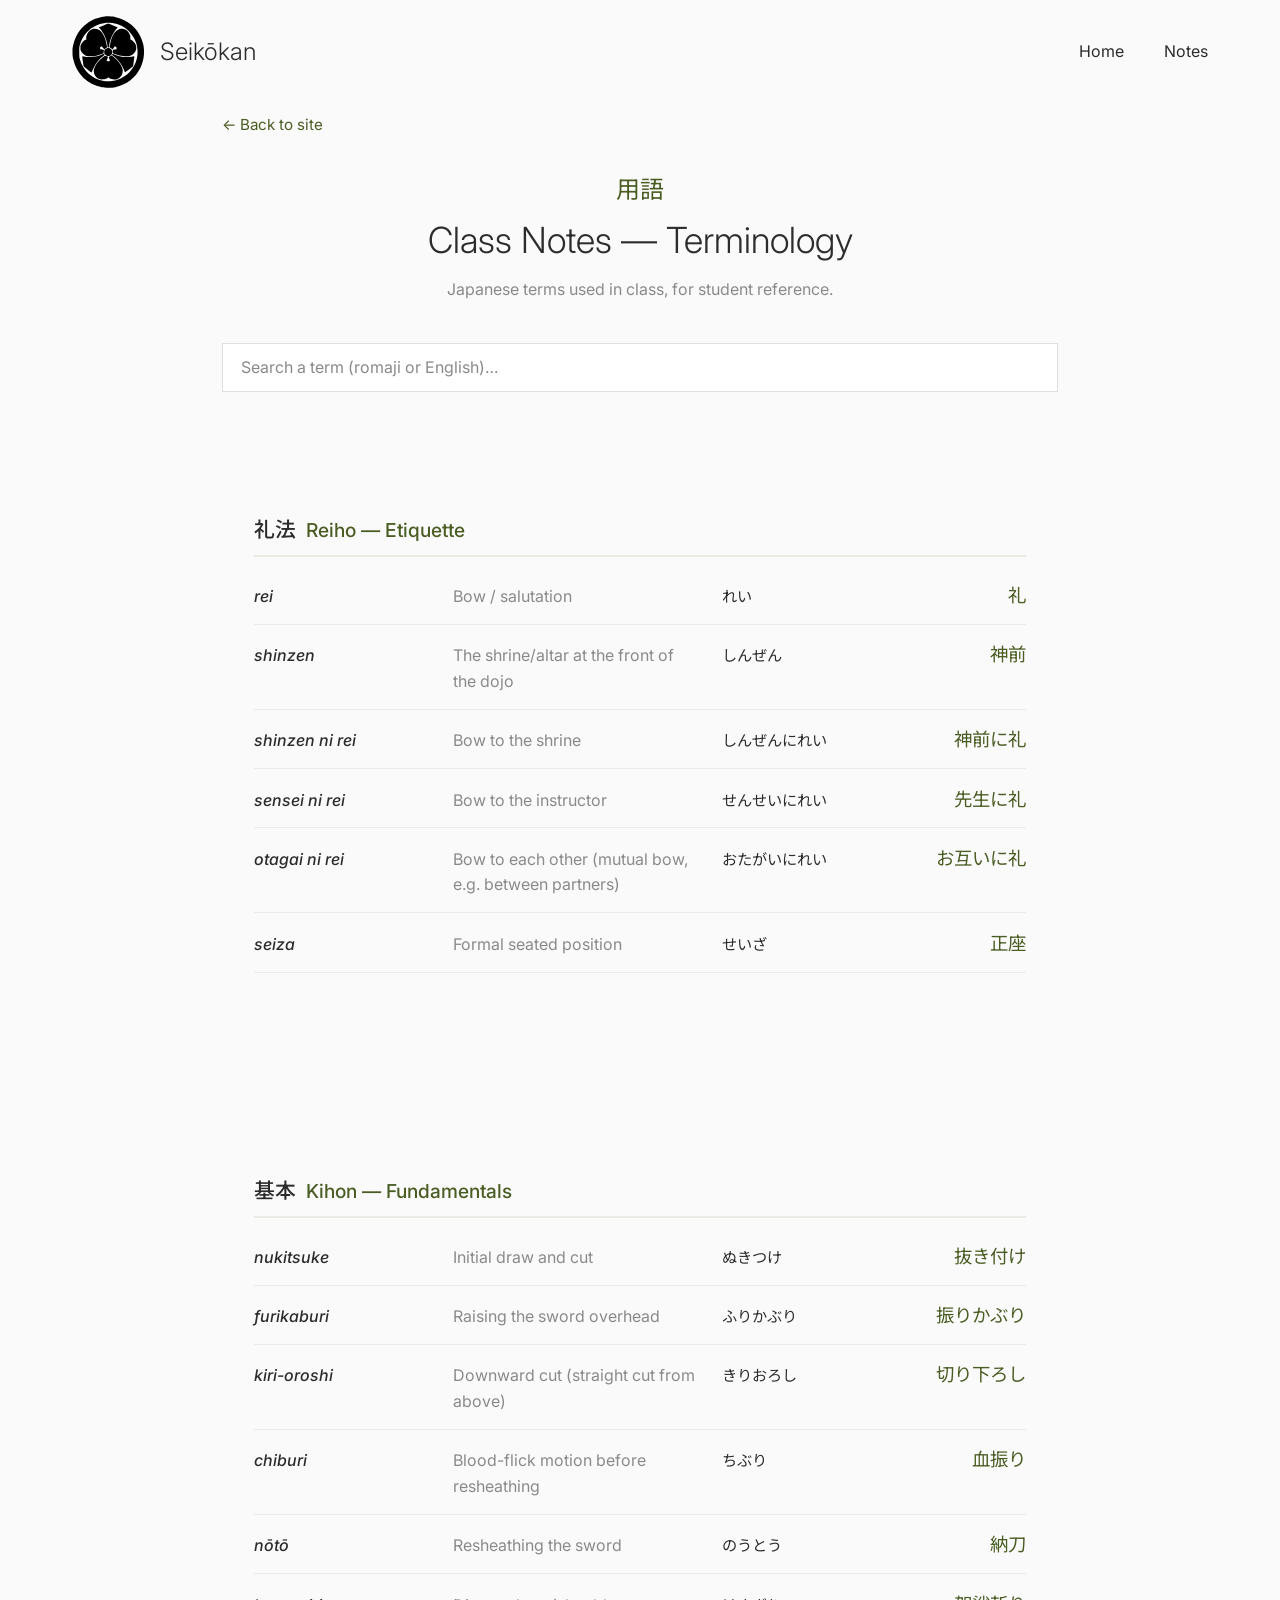
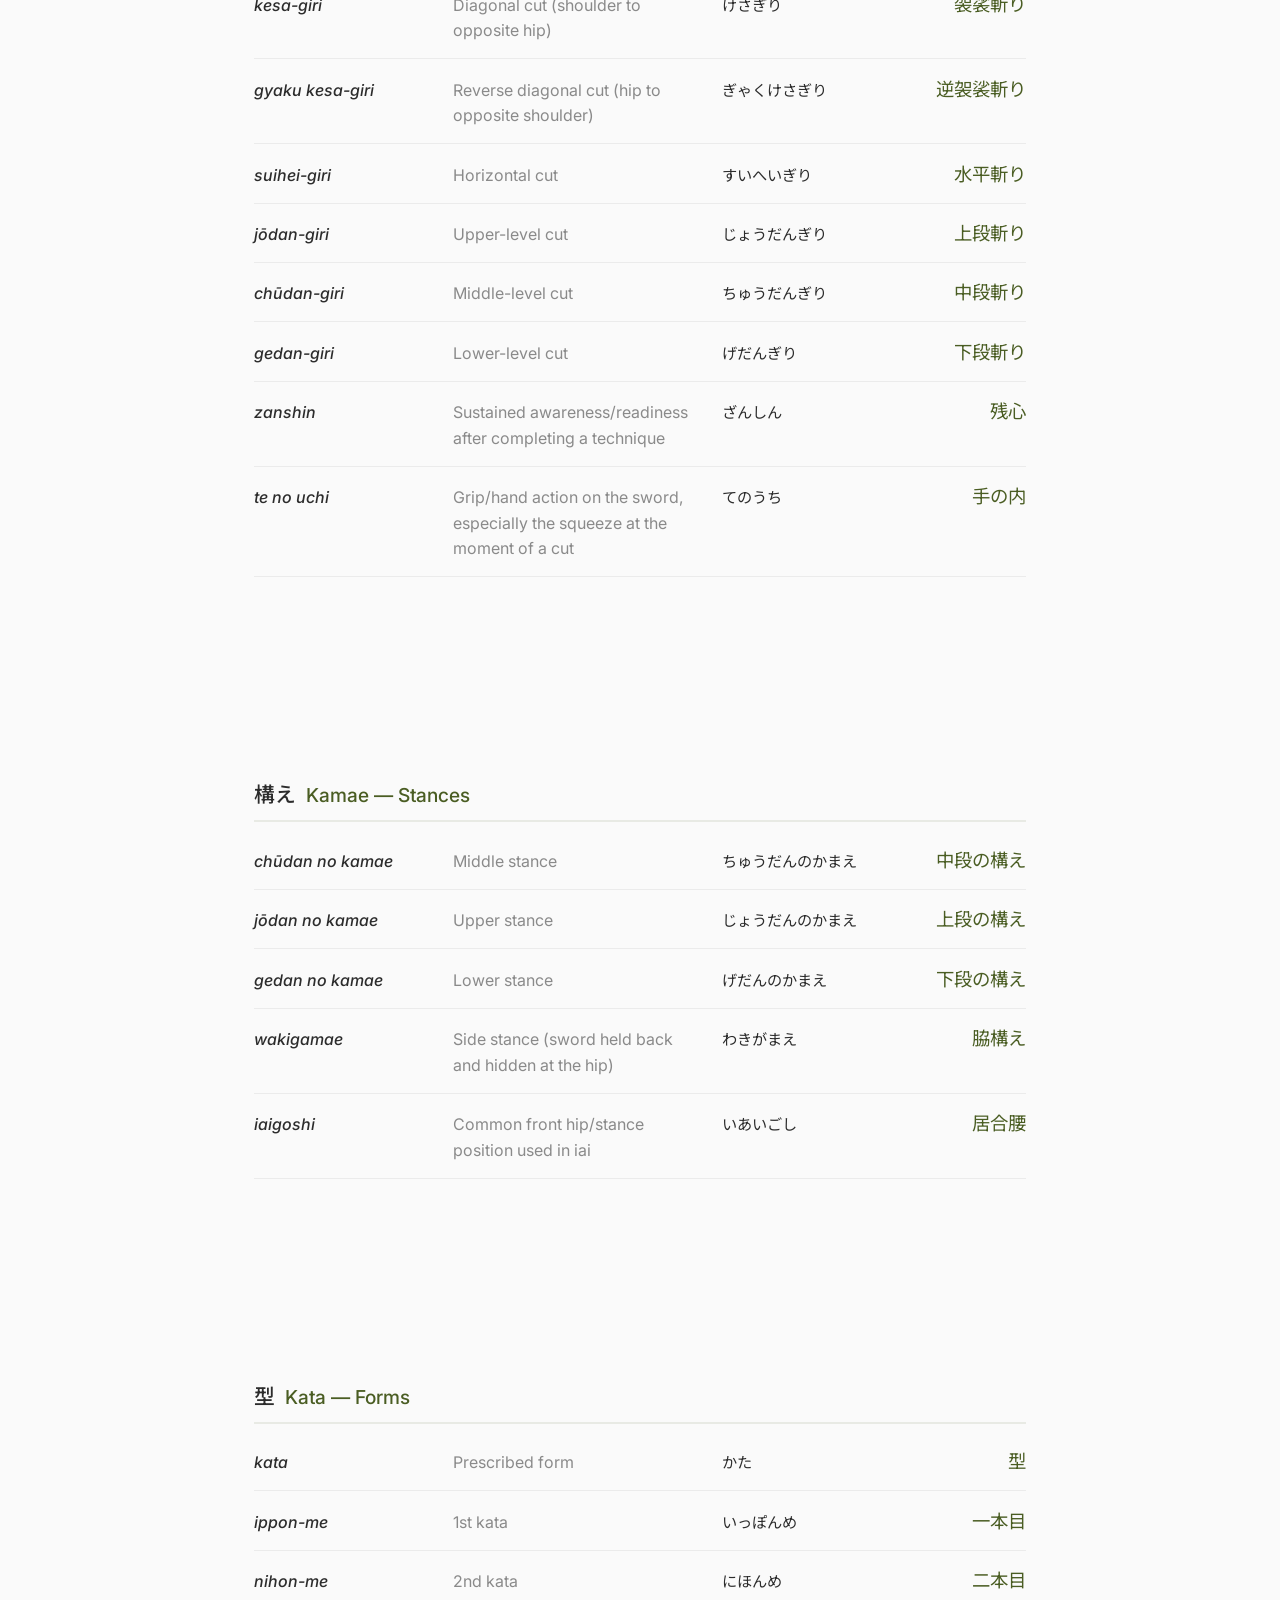
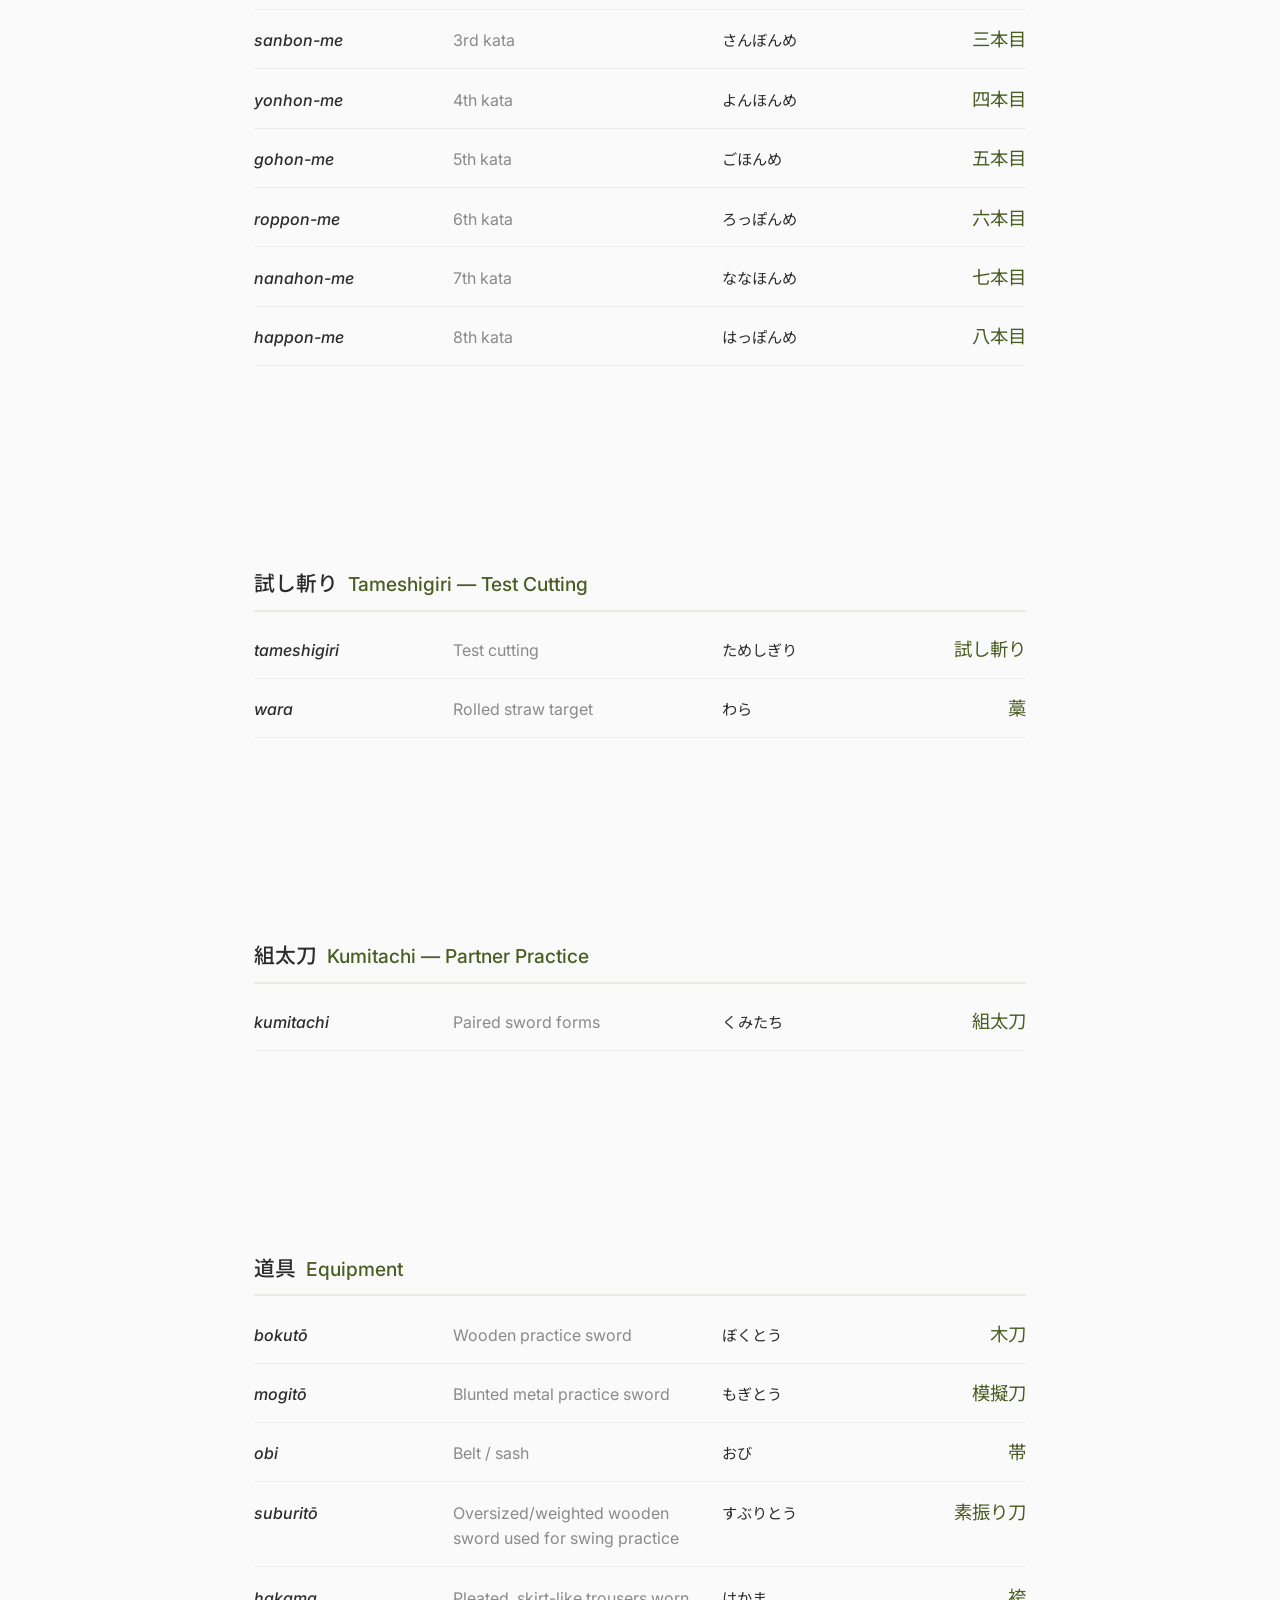
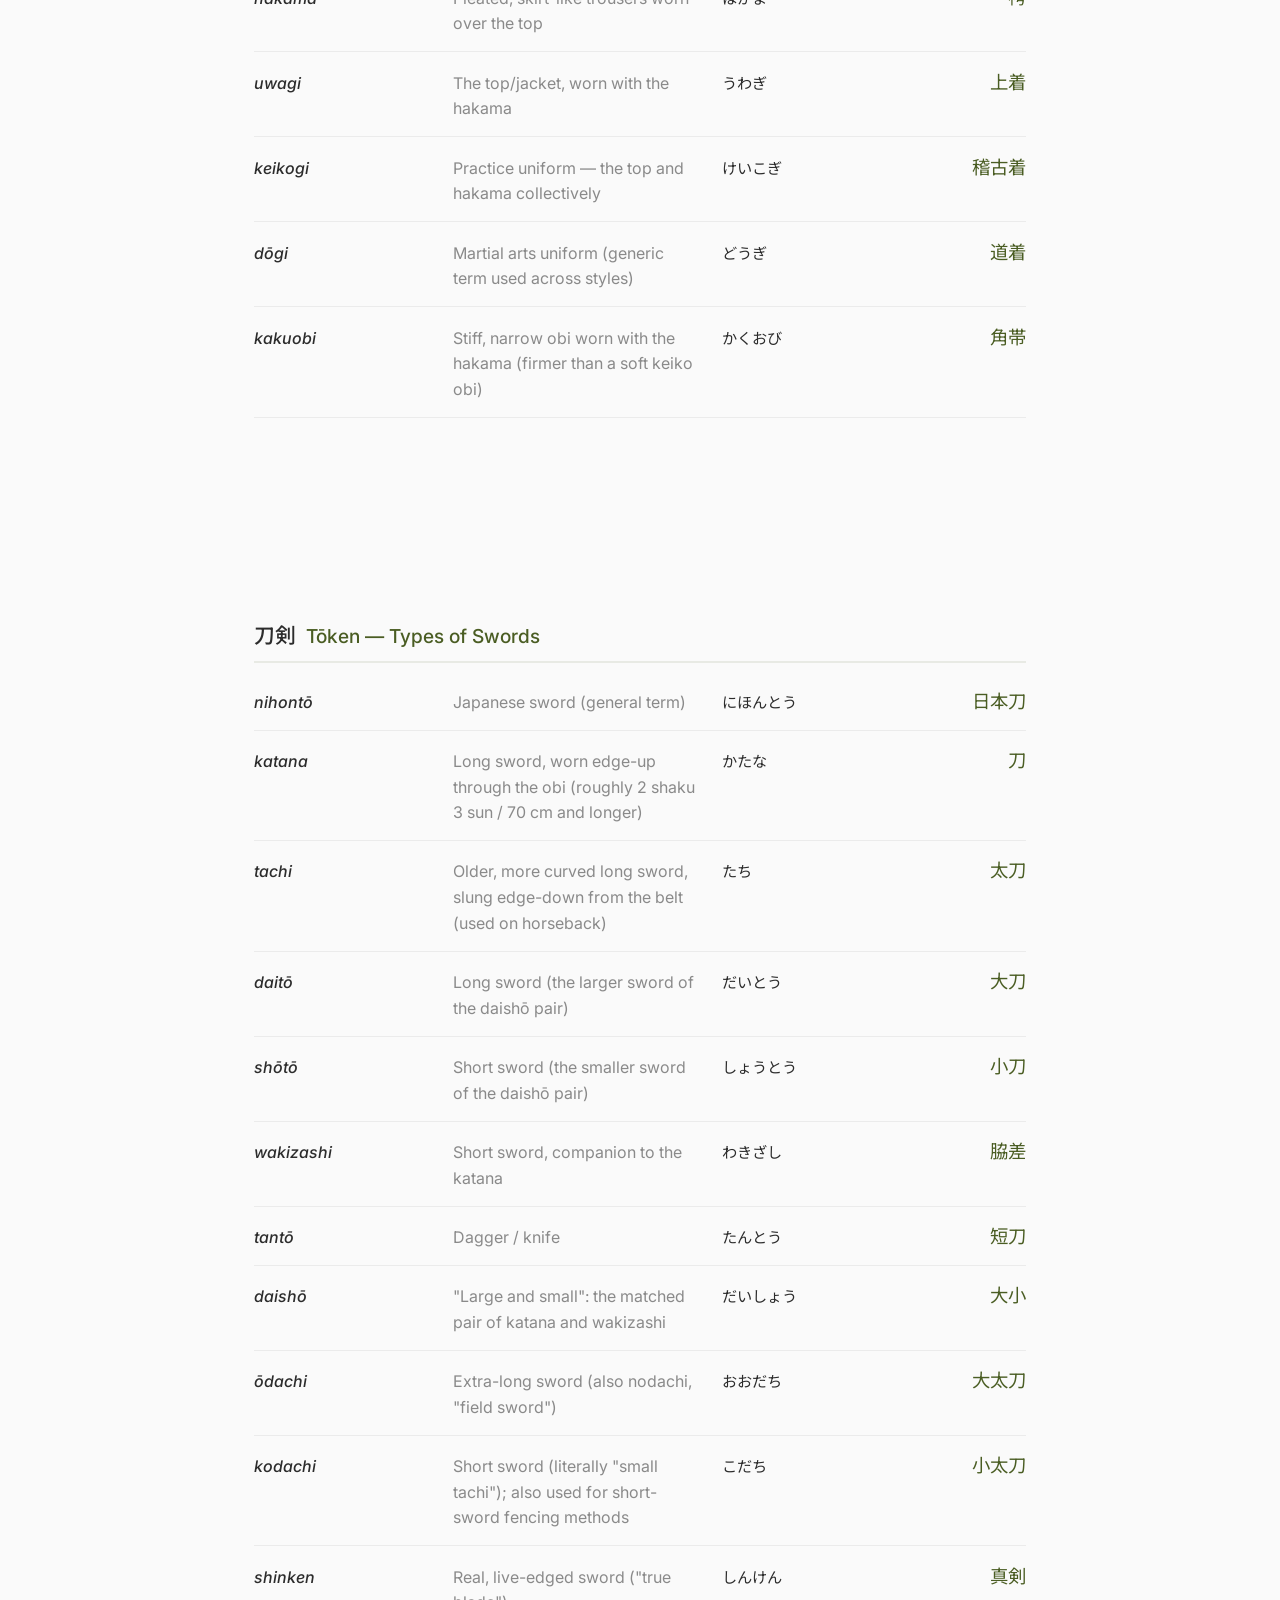
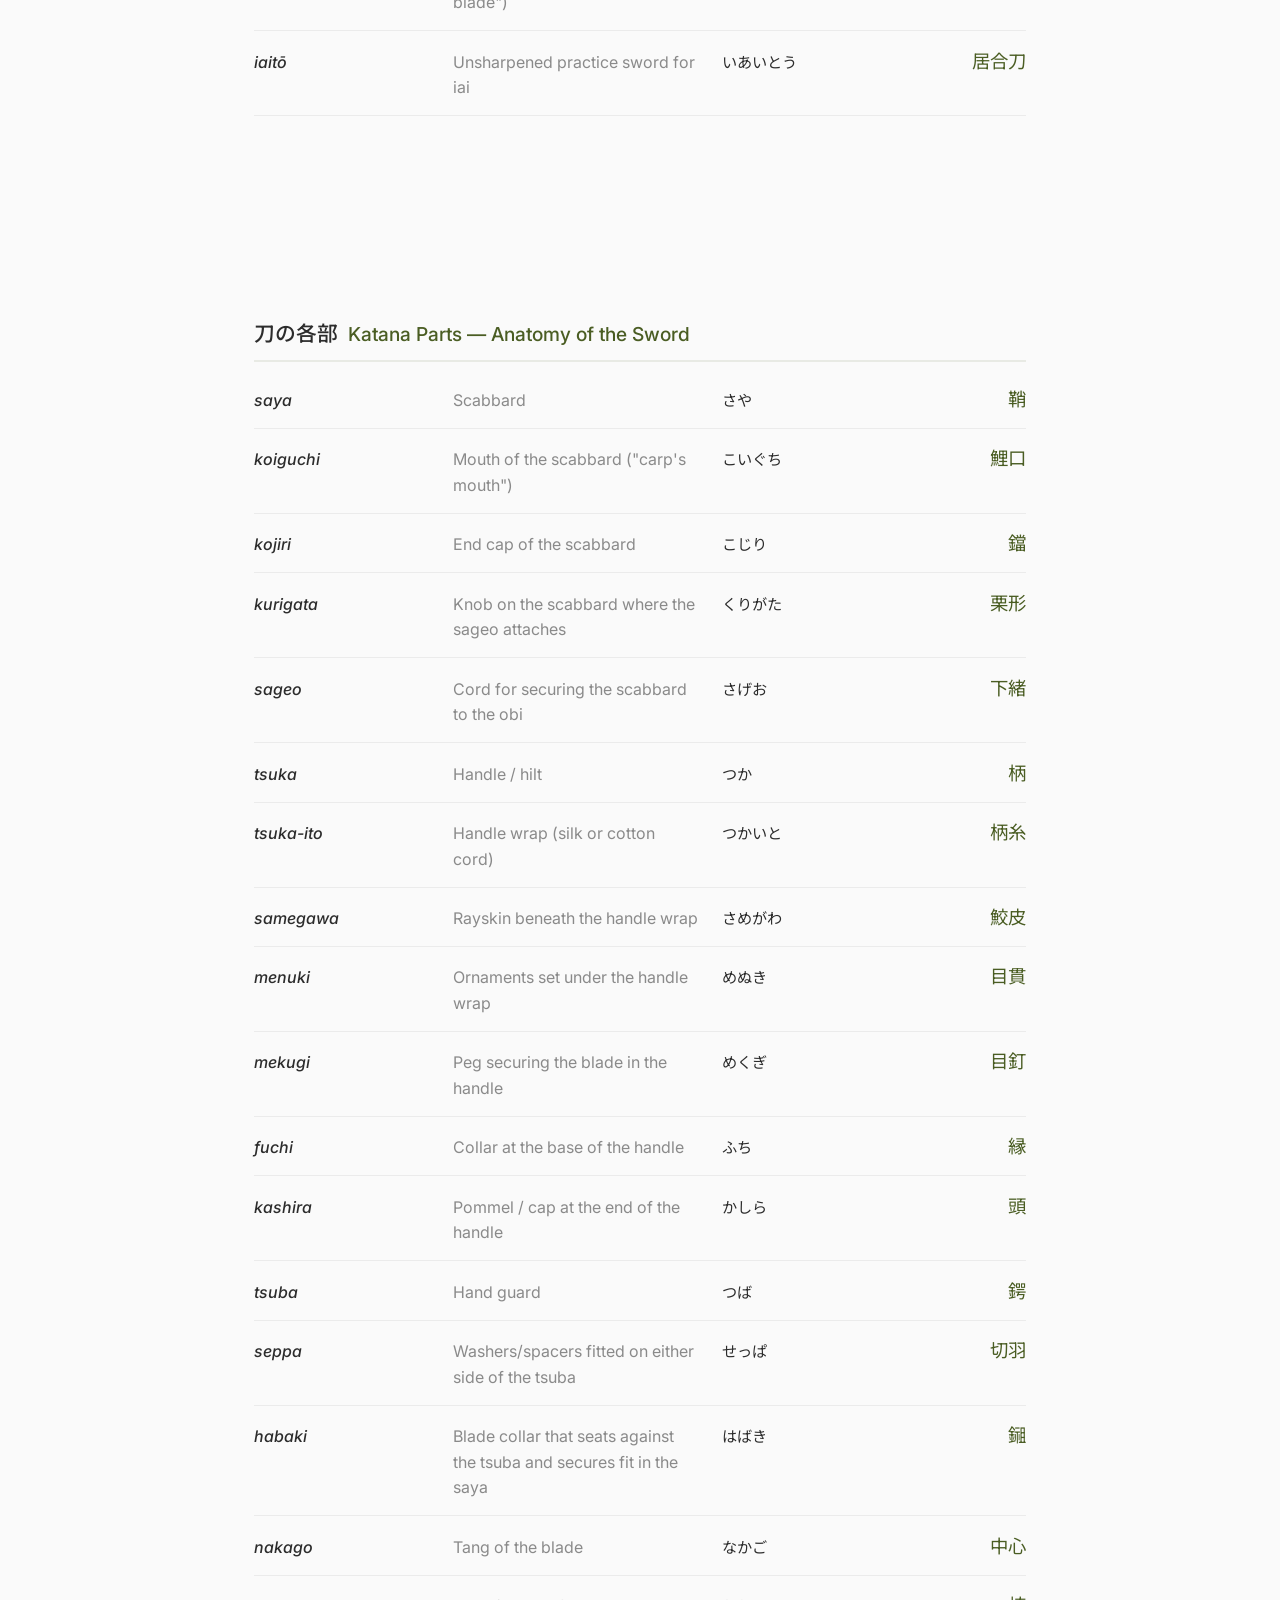
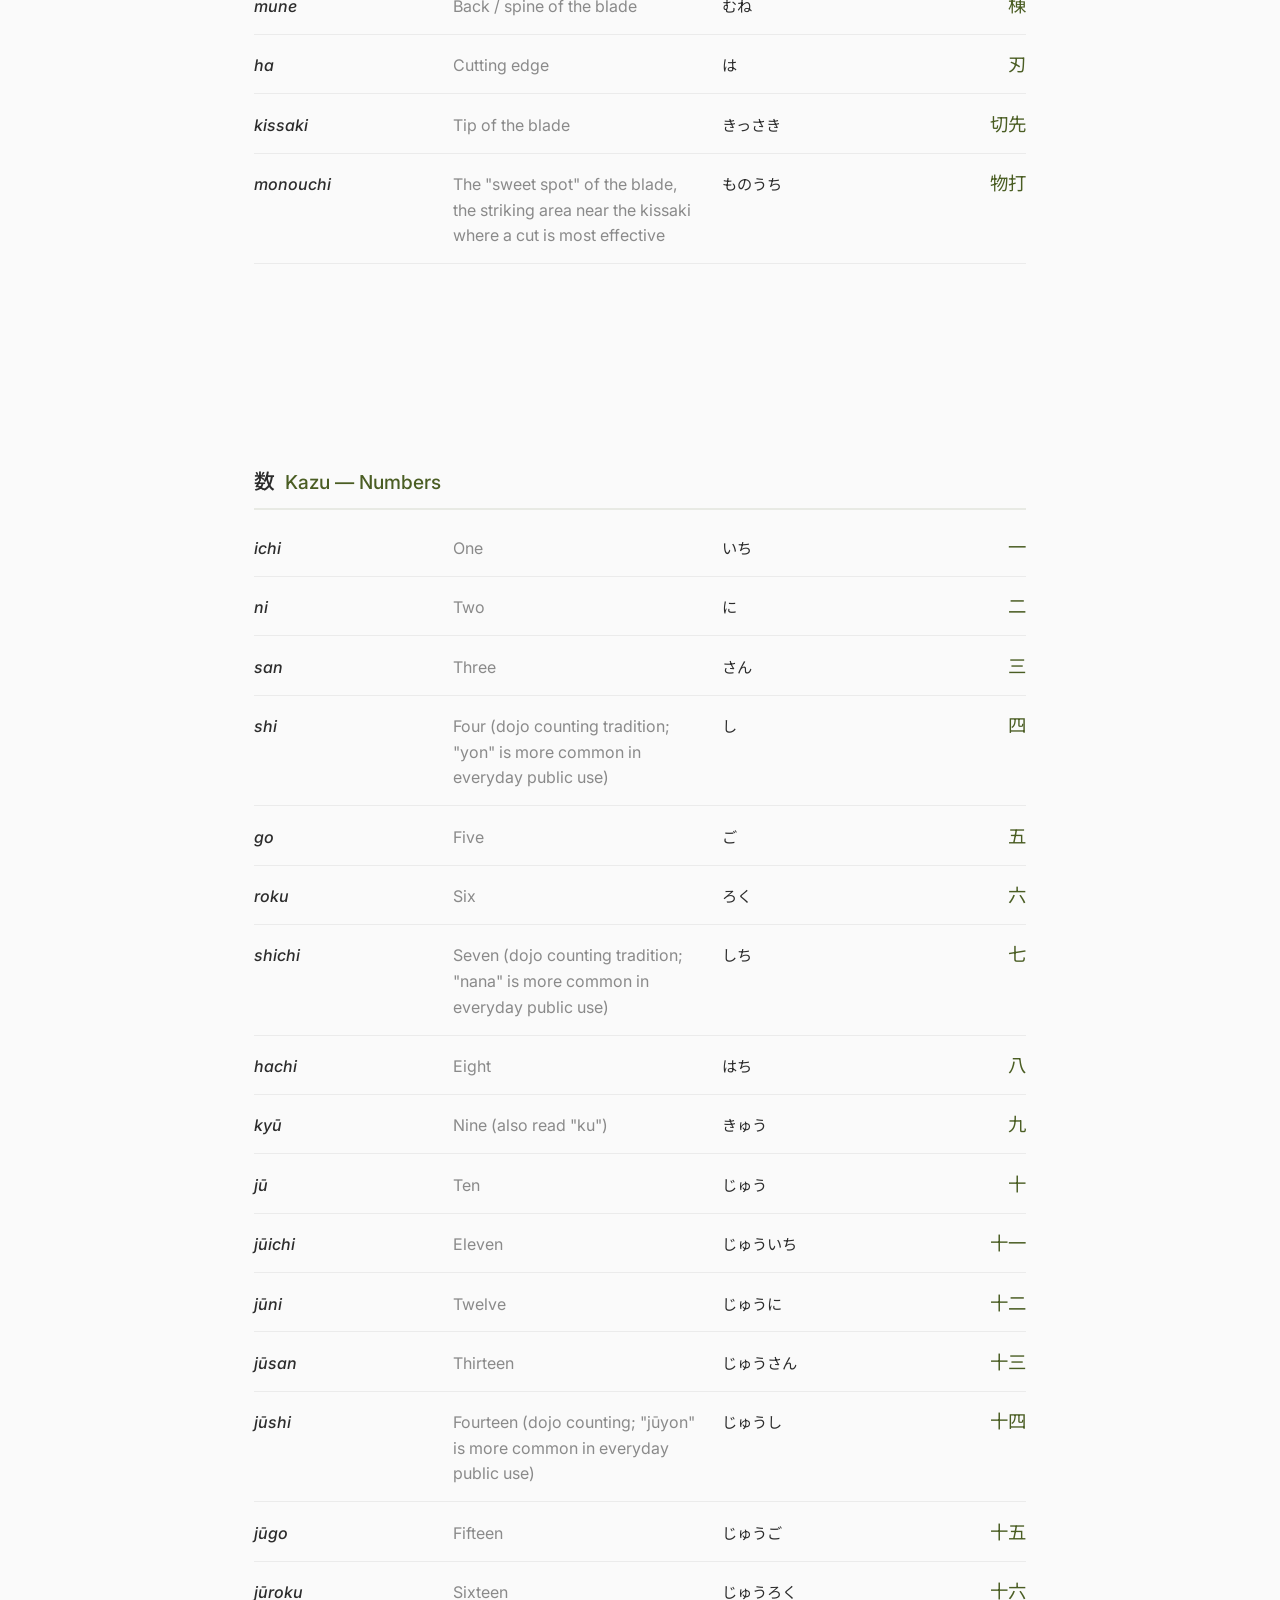
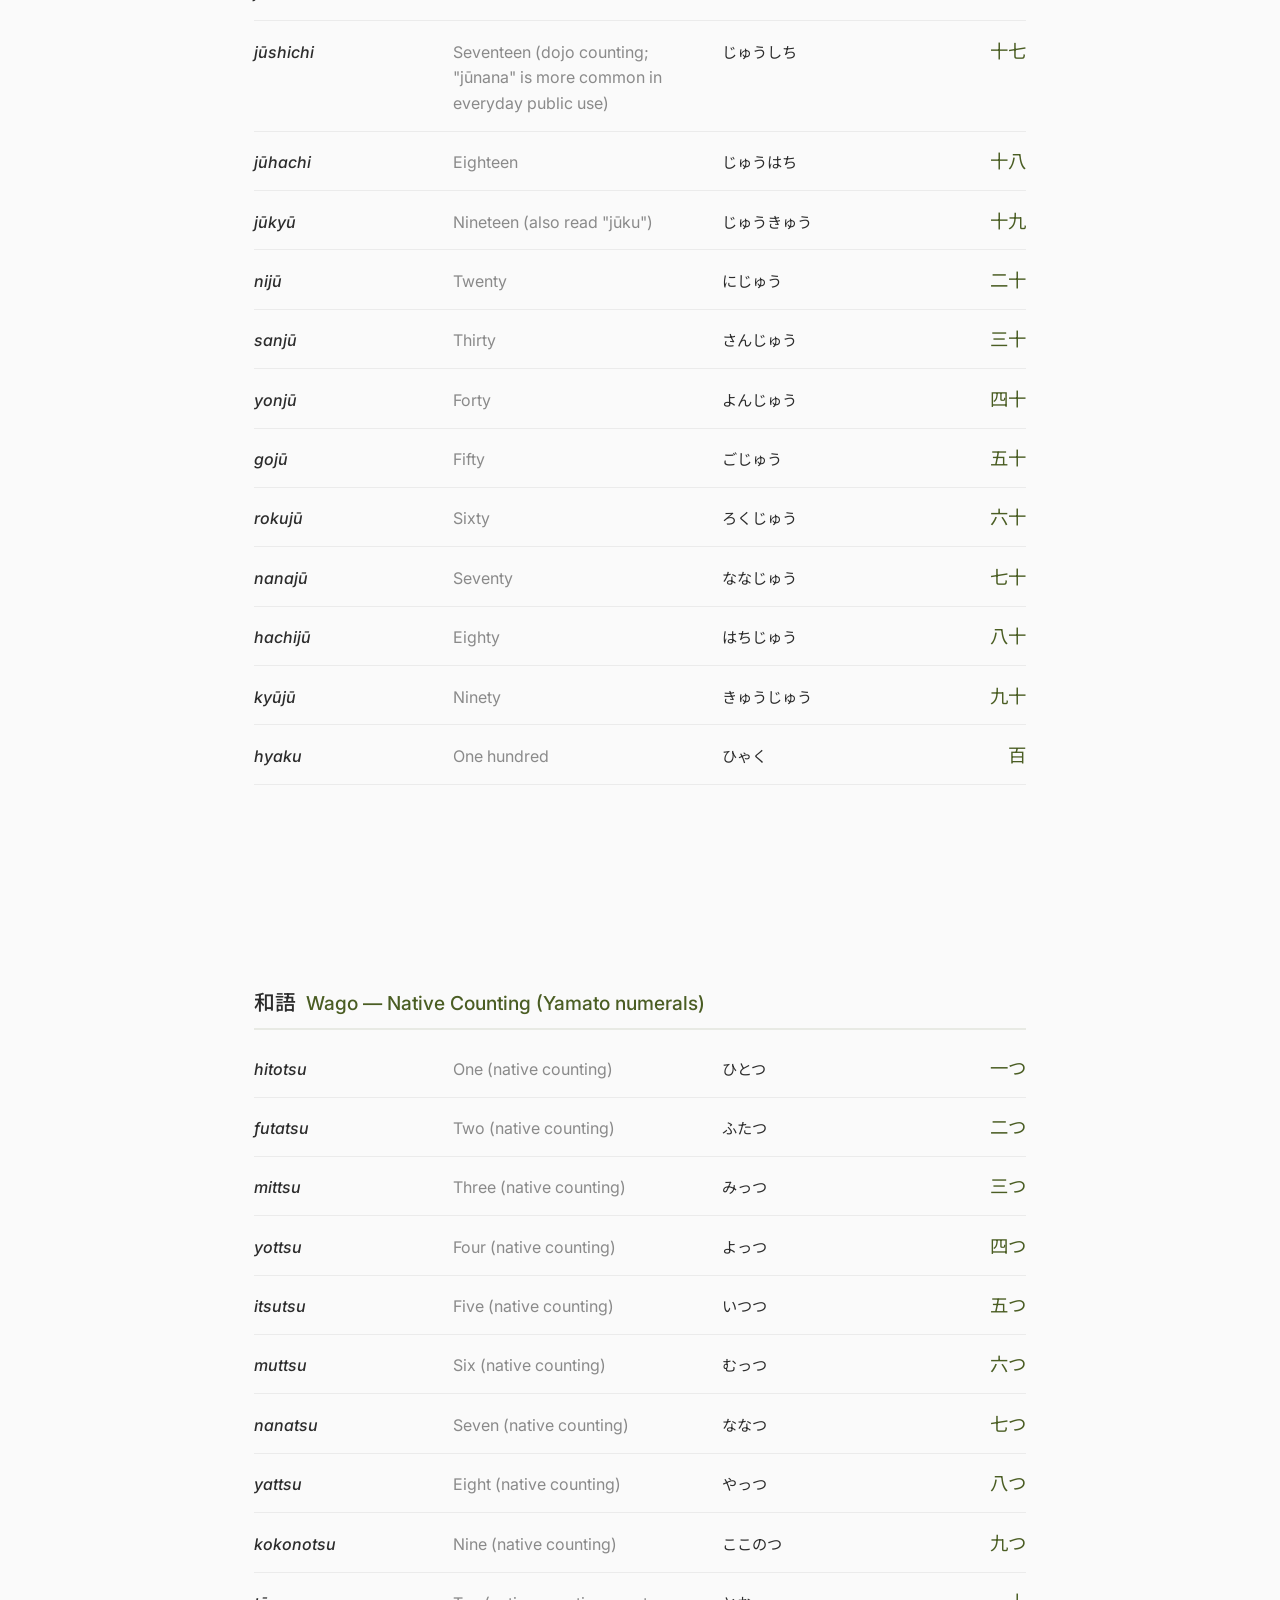
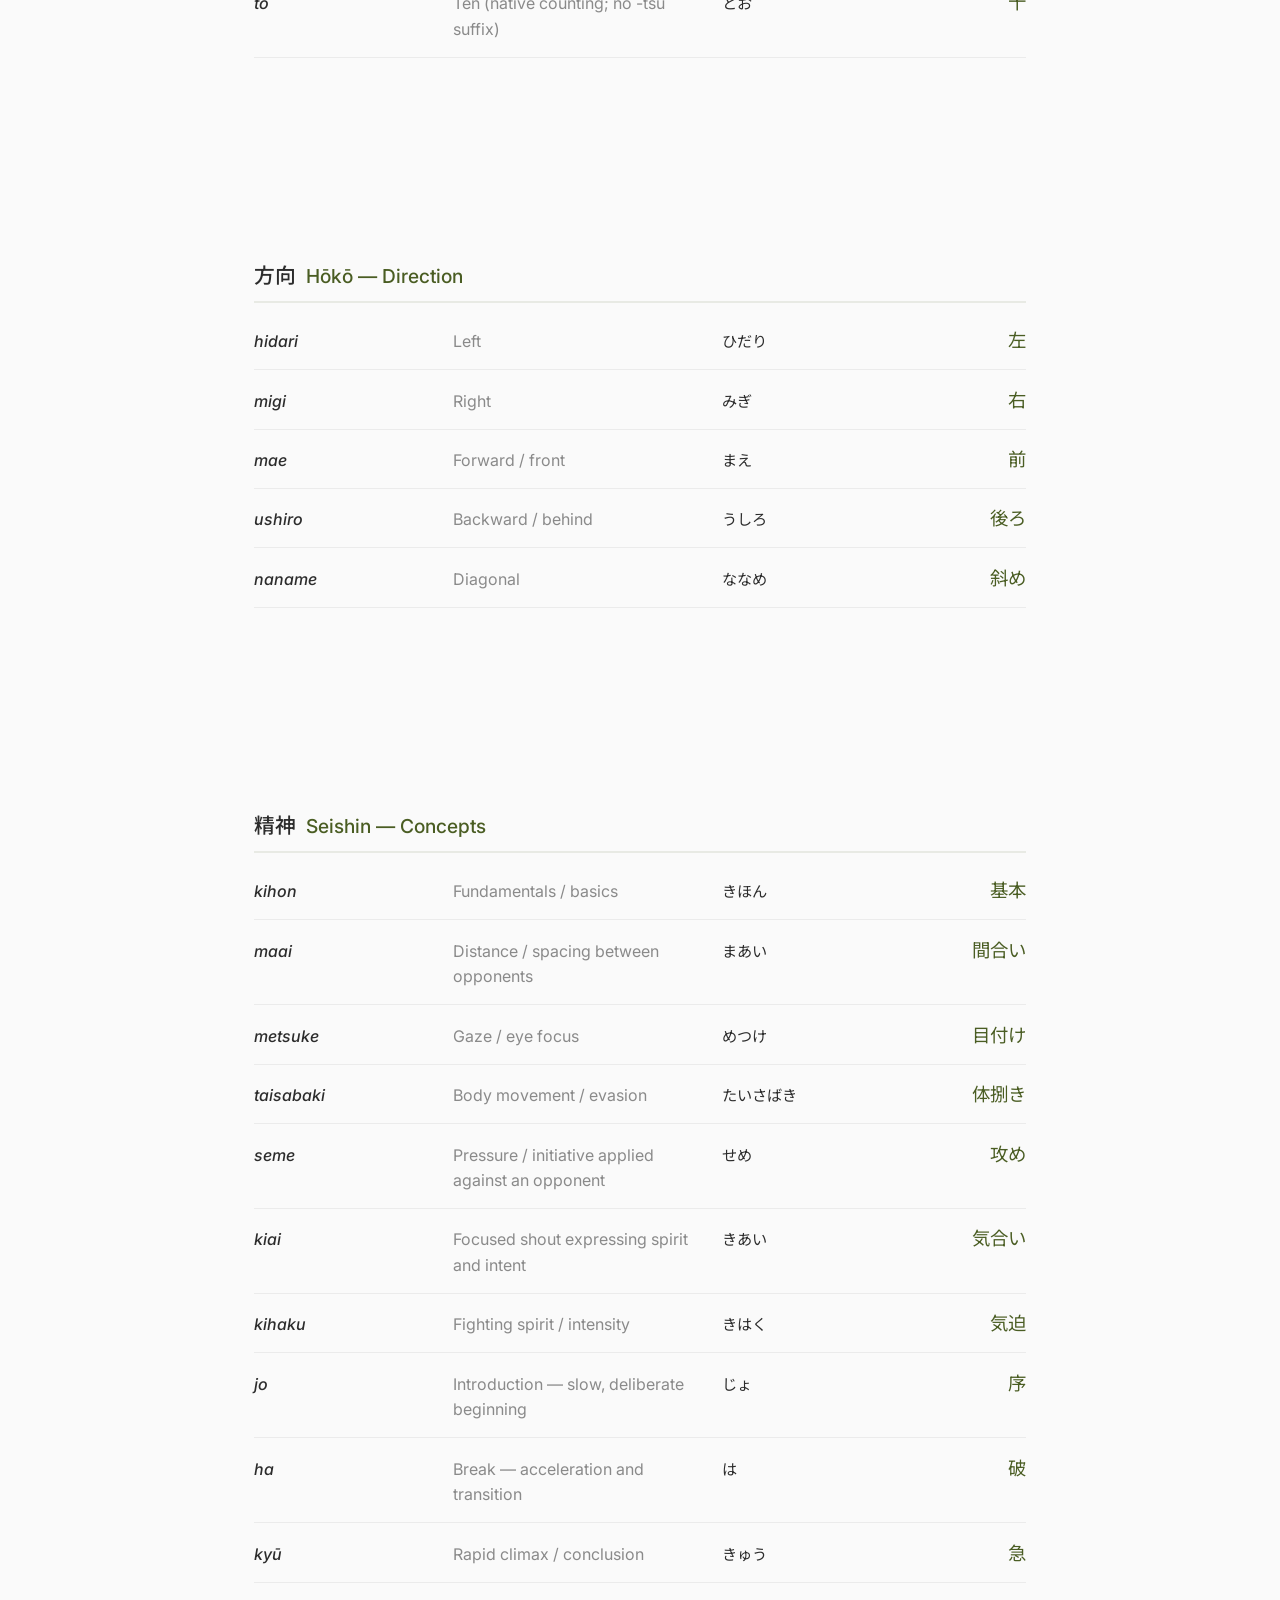
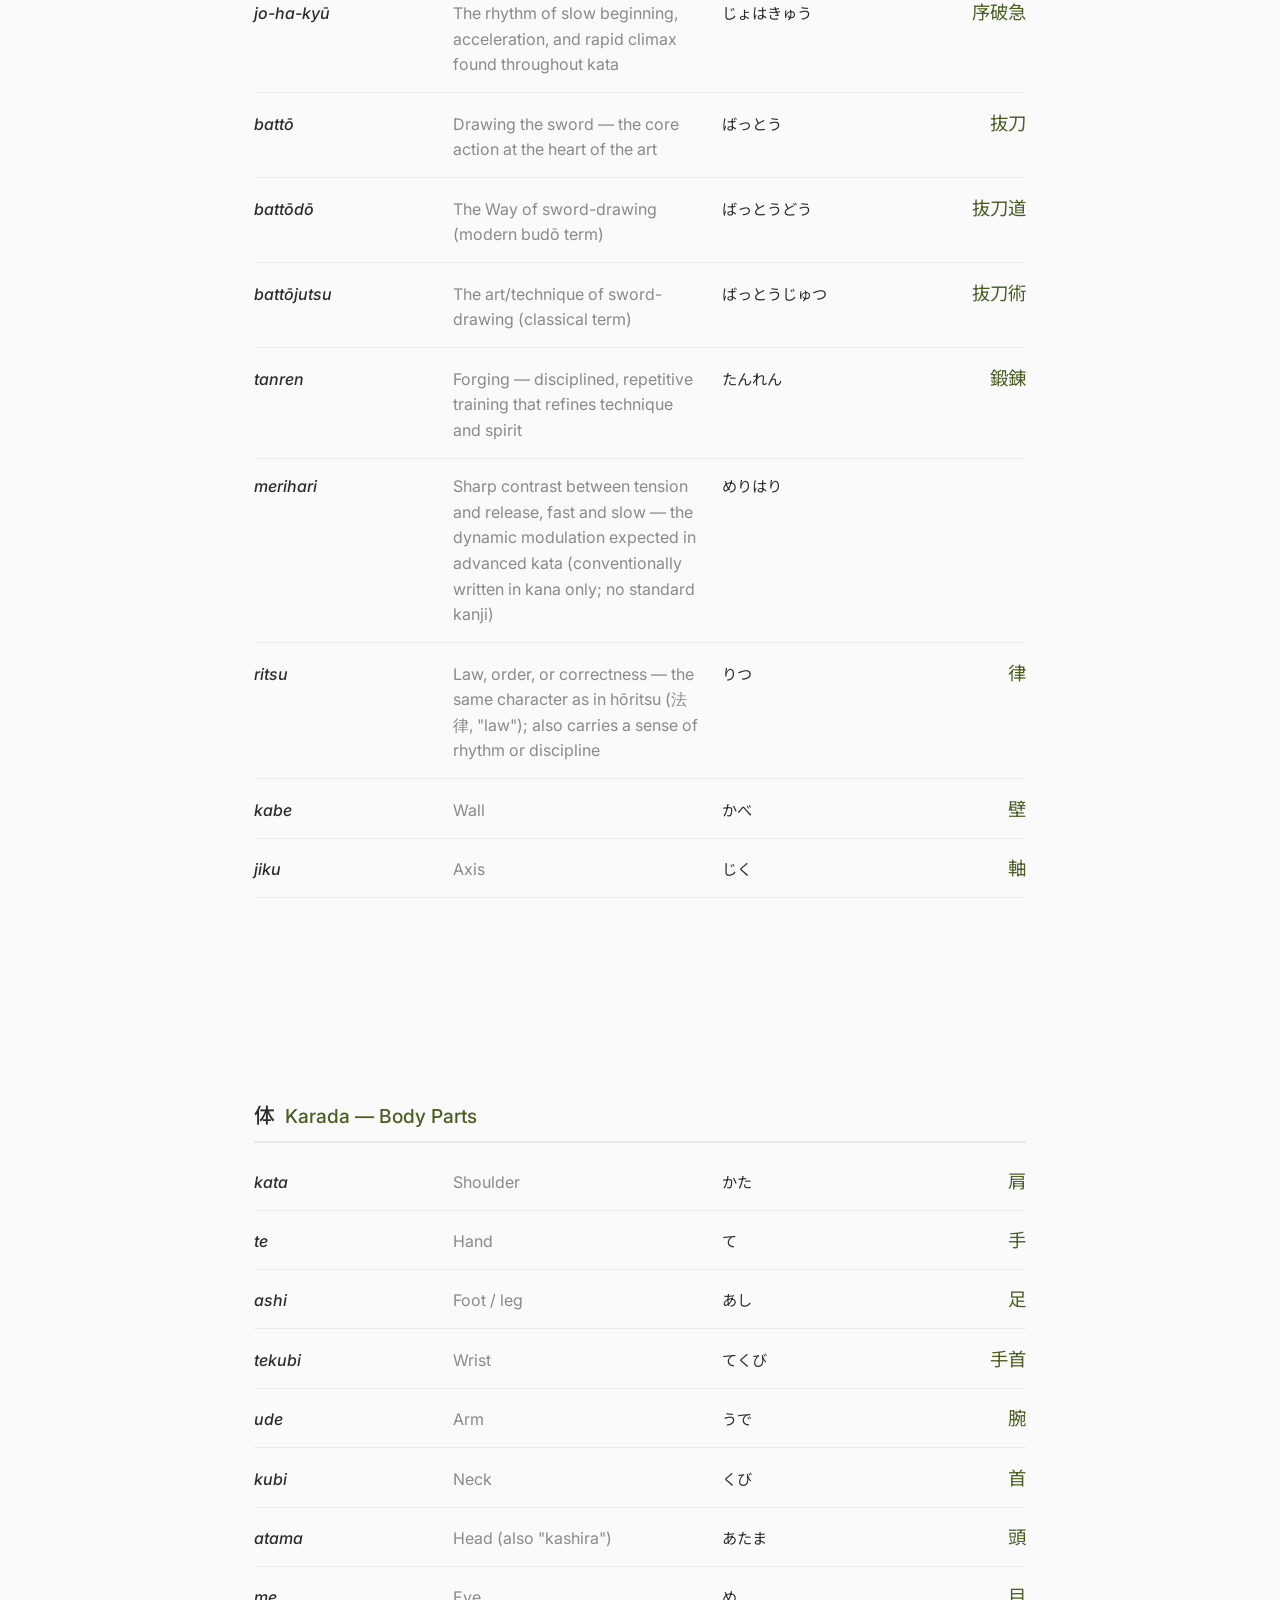
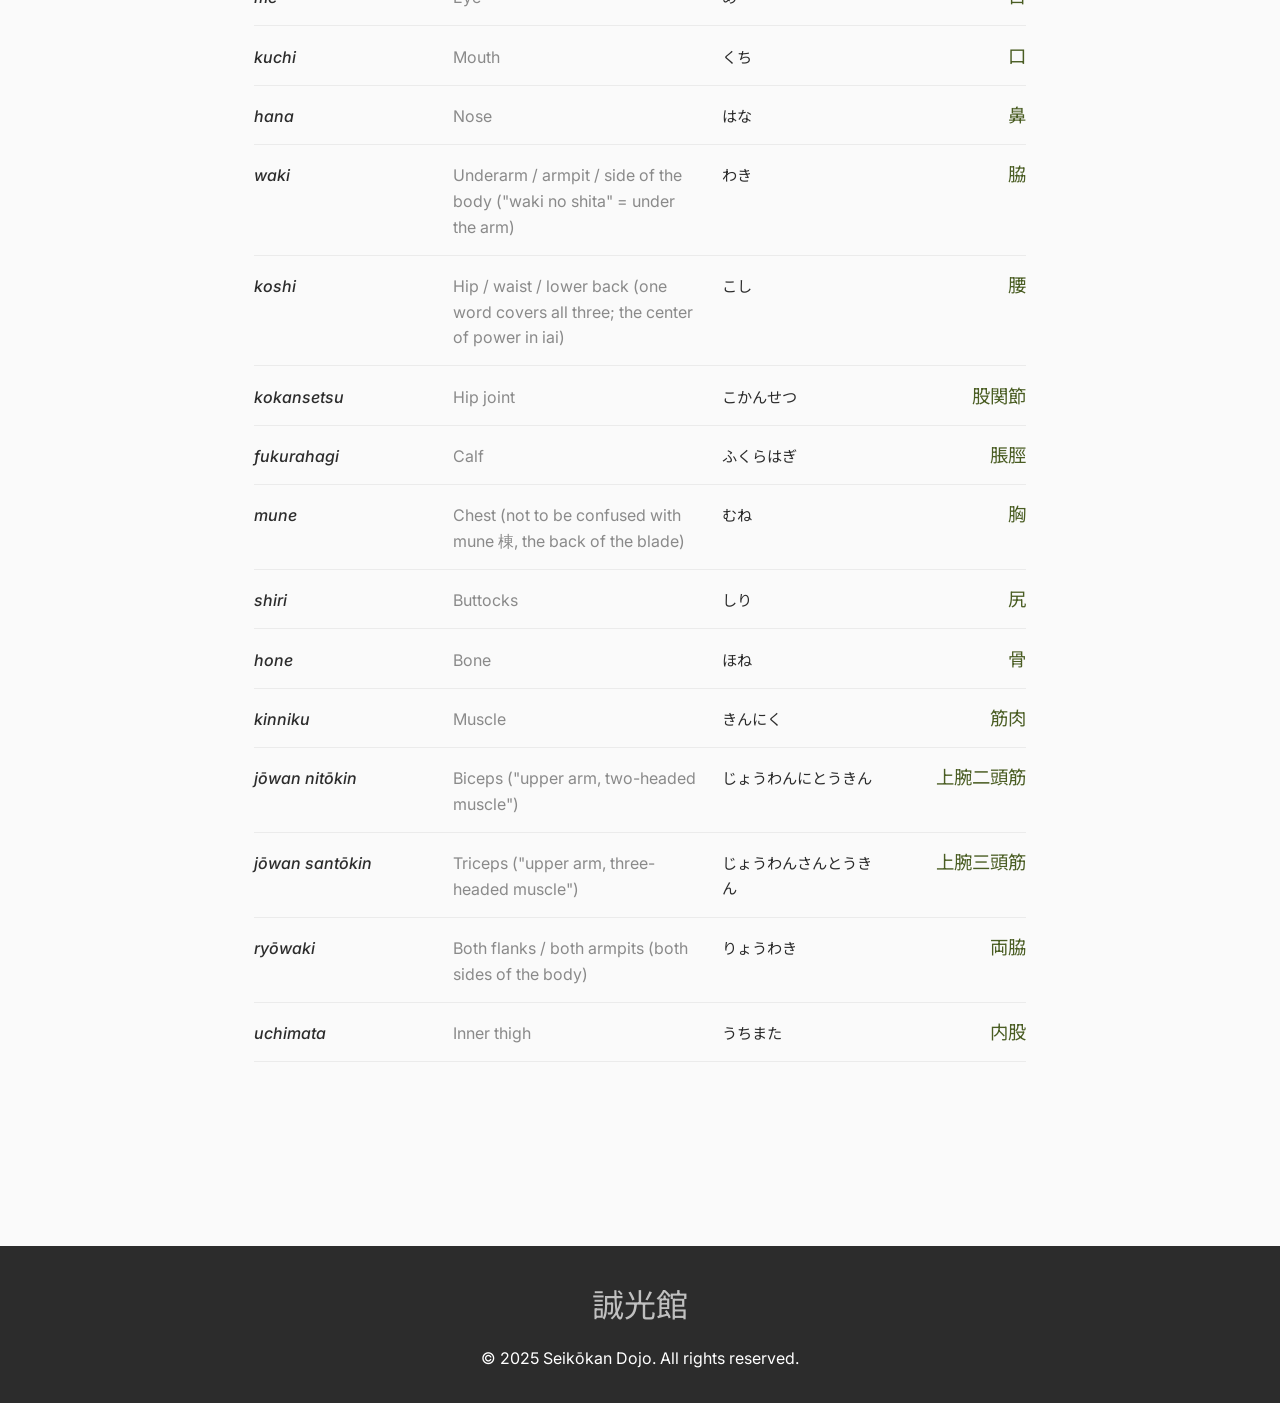
<file: notes.html>
<!DOCTYPE html>
<html lang="en">
<head>
    <meta charset="UTF-8">
    <meta name="viewport" content="width=device-width, initial-scale=1.0">
    <meta name="robots" content="noindex, nofollow">
    <title>Notes | Seikōkan Dojo</title>
    <link href="https://fonts.googleapis.com/css2?family=Noto+Sans+JP:wght@300;400;500;700&family=Inter:wght@300;400;500;600&display=swap" rel="stylesheet" crossorigin="anonymous">
    <link rel="stylesheet" href="css/style.css">
    <link rel="stylesheet" href="css/notes.css">
</head>
<body>
    <header>
        <nav>
            <div class="logo">
                <img src="images/kamon_vector.svg" class="kamon" alt="Seikōkan Kamon">
                <h1>Seikōkan</h1>
            </div>
            <ul class="nav-links">
                <li><a href="index.html">Home</a></li>
                <li><a href="notes.html">Notes</a></li>
            </ul>
        </nav>
    </header>

    <main class="notes-page">
        <a href="index.html" class="notes-back-link">&larr; Back to site</a>

        <div class="notes-header">
            <span class="kanji-small japanese-text">用語</span>
            <h1>Class Notes — Terminology</h1>
            <p>Japanese terms used in class, for student reference.</p>
        </div>

        <input
            type="text"
            id="notes-search"
            class="notes-search"
            placeholder="Search a term (romaji or English)&hellip;"
            autocomplete="off">

        <div id="notes-content"></div>
        <p id="notes-empty-state" class="notes-empty-state">No terms match your search.</p>
    </main>

    <footer>
        <div class="kanji japanese-text">誠光館</div>
        <p>&copy; 2025 Seikōkan Dojo. All rights reserved.</p>
    </footer>

    <script>
        let allData = { categories: [], terms: [] };

        async function loadTerms() {
            try {
                const res = await fetch('data/terms.json');
                if (!res.ok) throw new Error('Failed to load terms.json');
                allData = await res.json();
                render();
            } catch (err) {
                document.getElementById('notes-content').innerHTML =
                    '<p class="notes-empty-state" style="display:block;">Could not load the term list. Please check back later.</p>';
                console.error(err);
            }
        }

        function render(filterText) {
            const container = document.getElementById('notes-content');
            const emptyState = document.getElementById('notes-empty-state');
            const query = (filterText || '').trim().toLowerCase();

            const categories = [...allData.categories].sort((a, b) => a.order - b.order);
            let anyVisible = false;

            container.innerHTML = '';

            categories.forEach(cat => {
                const terms = allData.terms
                    .filter(t => t.category === cat.id)
                    .sort((a, b) => a.order - b.order);

                if (terms.length === 0) return;

                const section = document.createElement('section');
                section.className = 'term-category';

                const heading = document.createElement('h2');
                if (cat.kanji) {
                    heading.innerHTML = `<span class="category-kanji japanese-text">${cat.kanji}</span>${cat.label}`;
                } else {
                    heading.textContent = cat.label;
                }
                section.appendChild(heading);

                const list = document.createElement('div');
                list.className = 'term-list';

                let categoryHasVisibleRow = false;

                terms.forEach(term => {
                    const matches = !query ||
                        term.romaji.toLowerCase().includes(query) ||
                        term.english.toLowerCase().includes(query);

                    const row = document.createElement('div');
                    row.className = 'term-row' + (matches ? '' : ' is-hidden');

                    row.innerHTML = `
                        <span class="term-romaji">${term.romaji}</span>
                        <span class="term-english">${term.english}</span>
                        <span class="term-kana japanese-text">${term.kana}</span>
                        <span class="term-kanji japanese-text">${term.kanji}</span>
                    `;

                    if (matches) {
                        categoryHasVisibleRow = true;
                        anyVisible = true;
                    }

                    list.appendChild(row);
                });

                section.className += categoryHasVisibleRow ? '' : ' is-empty';
                section.appendChild(list);
                container.appendChild(section);
            });

            emptyState.style.display = anyVisible ? 'none' : 'block';
        }

        document.getElementById('notes-search').addEventListener('input', (e) => {
            render(e.target.value);
        });

        document.addEventListener('DOMContentLoaded', loadTerms);
    </script>
</body>
</html>
</file>
<file: css/style.css>
/* ============================================================
   Seikōkan Dojo — Main Stylesheet
   seikokan-toyamaryu.com
   ============================================================ */


/* ------------------------------------------------------------
   CSS Custom Properties
   ------------------------------------------------------------ */
:root {
    --sumi-black: #2c2c2c;
    --warm-white: #fafafa;
    --silver-gray: #8a8a8a;
    --deep-indigo: #1a365d;
    --matcha-green: #4a5d23;
    --light-matcha: #6b7c3a;
    --matcha-accent: rgba(74, 93, 35, 0.1);
    --paper-white: #ffffff;
    --subtle-shadow: rgba(0, 0, 0, 0.08);
}


/* ------------------------------------------------------------
   Reset & Base
   ------------------------------------------------------------ */
* {
    margin: 0;
    padding: 0;
    box-sizing: border-box;
}

html {
    scroll-behavior: smooth;
}

body {
    font-family: 'Inter', -apple-system, BlinkMacSystemFont, sans-serif;
    line-height: 1.6;
    color: var(--sumi-black);
    background: var(--warm-white);
}

.japanese-text {
    font-family: 'Noto Sans JP', sans-serif;
}


/* ------------------------------------------------------------
   Animations
   ------------------------------------------------------------ */
.fade-in {
    opacity: 0;
    transform: translateY(30px);
    animation: fadeIn 0.8s ease forwards;
}

@keyframes fadeIn {
    to {
        opacity: 1;
        transform: translateY(0);
    }
}

@keyframes float {
    0%, 100% { transform: translateY(0px); }
    50%       { transform: translateY(-20px); }
}


/* ------------------------------------------------------------
   Header & Navigation
   ------------------------------------------------------------ */
header {
    position: fixed;
    top: 0;
    width: 100%;
    background: rgba(250, 250, 250, 0.95);
    backdrop-filter: blur(10px);
    z-index: 1000;
    padding: 1rem 0;
    transition: all 0.3s ease;
}

nav {
    max-width: 1200px;
    margin: 0 auto;
    display: flex;
    justify-content: space-between;
    align-items: center;
    padding: 0 2rem;
}

.logo {
    display: flex;
    align-items: center;
    gap: 1rem;
}

.logo h1 {
    font-size: 1.5rem;
    font-weight: 300;
    color: var(--sumi-black);
}

.logo .kamon {
    width: 4.5rem;
    height: 4.5rem;
    filter: brightness(0) saturate(100%) invert(0%);
}

.nav-links {
    display: flex;
    list-style: none;
    gap: 2.5rem;
}

.nav-links a {
    text-decoration: none;
    color: var(--sumi-black);
    font-weight: 400;
    transition: color 0.3s ease;
    position: relative;
}

.nav-links a:hover {
    color: var(--matcha-green);
}

.nav-links a::after {
    content: '';
    position: absolute;
    bottom: -5px;
    left: 0;
    width: 0;
    height: 1px;
    background: var(--matcha-green);
    transition: width 0.3s ease;
}

.nav-links a:hover::after {
    width: 100%;
}


/* ------------------------------------------------------------
   Hero Section
   ------------------------------------------------------------ */
.hero {
    min-height: 100vh;
    display: flex;
    align-items: center;
    justify-content: center;
    position: relative;
    background: linear-gradient(135deg, var(--warm-white) 0%, var(--matcha-accent) 100%);
    overflow: hidden;
}

.hero::before {
    content: '';
    position: absolute;
    top: 0;
    right: 0;
    width: 50%;
    height: 100%;
    background: url('data:image/svg+xml,<svg xmlns="http://www.w3.org/2000/svg" viewBox="0 0 100 100"><circle cx="50" cy="50" r="1" fill="rgba(74,93,35,0.05)"/></svg>') repeat;
    background-size: 60px 60px;
}

/* Kanji calligraphy column */
.japanese-characters {
    position: absolute;
    top: 8%;
    right: 150px;
    display: flex;
    flex-direction: column;
    align-items: center;
    gap: 25px;
    z-index: 3;
}

.japanese-characters .character {
    width: 180px;
    background-size: contain;
    background-repeat: no-repeat;
    background-position: center;
    opacity: 0.9;
}

/* Heights calculated from intrinsic image dimensions:
   height = 180px × (image_height / image_width) */
.japanese-characters .makoto {
    background-image: url('../images/makoto_sei_scan.png');
    height: 168px; /* 180 × (2393 / 2742) */
}

.japanese-characters .hikari {
    background-image: url('../images/hikari_ko_scan.png');
    height: 170px; /* 180 × (2372 / 2510) */
}

.japanese-characters .kan {
    background-image: url('../images/kan_scan.png');
    height: 178px; /* 180 × (2540 / 2571) */
}

.hero-content {
    max-width: 1000px;
    margin: 0 auto;
    padding: 0 2rem;
    display: grid;
    grid-template-columns: 1fr 0.8fr;
    gap: 1rem;
    align-items: center;
    position: relative;
    z-index: 2;
}

.hero-text h1 {
    font-size: 3.5rem;
    font-weight: 300;
    color: var(--sumi-black);
    margin-bottom: 1rem;
    line-height: 1.2;
}

.hero-text .kanji-large {
    font-size: 4rem;
    color: var(--matcha-green);
    font-weight: 400;
    display: block;
    margin-bottom: 0.5rem;
    font-family: 'Hiragino Mincho ProN', 'Yu Mincho', 'YuMincho', 'Hiragino Mincho Pro', 'MS PMincho', 'serif';
}

.hero-text .subtitle {
    font-size: 1.75rem;
    color: var(--silver-gray);
    margin-bottom: 2rem;
    font-weight: 300;
}

.hero-text p {
    color: var(--silver-gray);
    font-size: 1.1rem;
    margin-bottom: 2.5rem;
    line-height: 1.7;
}

.cta-button {
    display: inline-block;
    padding: 1rem 2rem;
    background: var(--matcha-green);
    color: var(--paper-white);
    text-decoration: none;
    font-weight: 500;
    transition: all 0.3s ease;
    border: 2px solid var(--matcha-green);
}

.cta-button:hover {
    background: transparent;
    color: var(--matcha-green);
    transform: translateY(-2px);
    box-shadow: 0 8px 25px var(--subtle-shadow);
}

.hero-visual {
    display: flex;
    justify-content: flex-start;
    align-items: flex-start;
    position: relative;
    padding-left: 2rem;
    padding-top: 2rem;
}

/* Katana silhouette graphic */
.katana-silhouette {
    position: relative;
    width: 480px;
    height: 600px;
    opacity: 0.2;
    animation: float 6s ease-in-out infinite;
    transform: translateX(-150px);
}

.katana-blade {
    position: absolute;
    width: 6px;
    height: 420px;
    background: linear-gradient(180deg, var(--matcha-green), var(--sumi-black));
    left: 50%;
    top: 0;
    transform: translateX(-50%);
    clip-path: polygon(50% 0%, 0% 100%, 100% 100%);
    border: none;
    outline: none;
}

.katana-guard {
    position: absolute;
    width: 30px;
    height: 9px;
    background: var(--sumi-black);
    left: 50%;
    top: 412px;
    transform: translateX(-50%);
    border-radius: 3px;
}

.katana-handle {
    position: absolute;
    width: 12px;
    height: 135px;
    background: linear-gradient(180deg, var(--sumi-black), #4a4a4a);
    left: 50%;
    top: 427px;
    transform: translateX(-50%);
    border-radius: 0 0 6px 6px;
}

.katana-wrap {
    position: absolute;
    width: 15px;
    height: 3px;
    background: var(--matcha-green);
    left: 50%;
    transform: translateX(-50%);
    border-radius: 1.5px;
}

.katana-wrap:nth-of-type(2) { top: 295px; }
.katana-wrap:nth-of-type(3) { top: 305px; }
.katana-wrap:nth-of-type(4) { top: 315px; }
.katana-wrap:nth-of-type(5) { top: 325px; }
.katana-wrap:nth-of-type(6) { top: 335px; }
.katana-wrap:nth-of-type(7) { top: 345px; }
.katana-wrap:nth-of-type(8) { top: 355px; }


/* ------------------------------------------------------------
   Sections (shared)
   ------------------------------------------------------------ */
section {
    padding: 5rem 0;
    max-width: 1200px;
    margin: 0 auto;
    padding-left: 2rem;
    padding-right: 2rem;
}

.section-title {
    font-size: 2.5rem;
    font-weight: 300;
    text-align: center;
    margin-bottom: 3rem;
    color: var(--sumi-black);
    position: relative;
}

.section-title::after {
    content: '';
    display: block;
    width: 60px;
    height: 2px;
    background: var(--matcha-green);
    margin: 1rem auto;
}


/* ------------------------------------------------------------
   About Section
   ------------------------------------------------------------ */
.about-content {
    display: grid;
    grid-template-columns: 1fr 1fr;
    gap: 4rem;
    align-items: flex-start;
}

.philosophy-cards {
    display: flex;
    flex-direction: column;
    gap: 2rem;
}

.about-text h3 {
    font-size: 1.5rem;
    margin-bottom: 1.5rem;
    color: var(--matcha-green);
    font-weight: 400;
}

.about-text p {
    margin-bottom: 1.5rem;
    color: var(--silver-gray);
    line-height: 1.7;
}

.philosophy-card {
    background: var(--paper-white);
    padding: 2rem;
    box-shadow: 0 4px 20px var(--subtle-shadow);
    border-left: 4px solid var(--matcha-green);
}

.philosophy-card .kanji {
    font-size: 3rem;
    color: var(--matcha-green);
    display: block;
    text-align: center;
    margin-bottom: 1rem;
}

.philosophy-card h4 {
    text-align: center;
    font-size: 1.2rem;
    margin-bottom: 1rem;
    color: var(--sumi-black);
}


/* ------------------------------------------------------------
   Head Instructor Card
   ------------------------------------------------------------ */
.instructor-card {
    background: var(--paper-white);
    padding: 2.5rem;
    box-shadow: 0 4px 20px var(--subtle-shadow);
    border-left: 4px solid var(--deep-indigo);
    margin: 3rem 0;
    text-align: center;
}

.instructor-card .title {
    font-size: 1rem;
    color: var(--deep-indigo);
    font-weight: 500;
    text-transform: uppercase;
    letter-spacing: 0.1em;
    margin-bottom: 0.5rem;
}

.instructor-card .photo {
    width: 90px;
    height: 90px;
    border-radius: 50%;
    margin: 1rem auto 1.5rem;
    border: 3px solid var(--deep-indigo);
    box-shadow: 0 4px 15px rgba(0, 0, 0, 0.15);
    object-fit: cover;
    display: block;
}

.instructor-card .name {
    font-size: 2rem;
    color: var(--sumi-black);
    font-weight: 300;
    margin-bottom: 1.5rem;
}

.instructor-card .credentials {
    text-align: center;
}

.instructor-card .credential {
    margin-bottom: 1.2rem;
}

.instructor-card .credential:last-child {
    margin-bottom: 0;
}

.instructor-card .rank {
    font-size: 1.1rem;
    color: var(--matcha-green);
    font-weight: 500;
    margin-bottom: 0.3rem;
}

.instructor-card .federation {
    font-size: 0.9rem;
    color: var(--silver-gray);
    font-weight: 400;
    line-height: 1.4;
}

.instructor-card .federation .school {
    display: block;
    margin-bottom: 0.2rem;
}

.instructor-card .federation .japanese-text {
    display: block;
    margin-top: 0.2rem;
    font-size: 0.85rem;
}


/* ------------------------------------------------------------
   Philosophy Section
   ------------------------------------------------------------ */
.philosophy {
    padding: 4rem 2rem;
    background: var(--matcha-accent);
}

.philosophy-content {
    max-width: 1000px;
    margin: 0 auto;
}

.philosophy .philosophy-cards {
    display: grid;
    grid-template-columns: repeat(3, 1fr);
    gap: 3rem;
    margin-top: 3rem;
    max-width: 1200px;
    margin-left: auto;
    margin-right: auto;
}

@media (max-width: 1200px) {
    .philosophy .philosophy-cards {
        grid-template-columns: repeat(auto-fit, minmax(350px, 1fr));
    }
}


/* ------------------------------------------------------------
   Classes Grid
   ------------------------------------------------------------ */
.classes-grid {
    display: grid;
    grid-template-columns: repeat(2, 1fr);
    grid-template-rows: repeat(2, 1fr);
    gap: 2rem;
    margin-top: 2rem;
}

.class-card {
    background: var(--paper-white);
    padding: 2rem;
    box-shadow: 0 4px 20px var(--subtle-shadow);
    transition: transform 0.3s ease, box-shadow 0.3s ease;
}

.class-card:hover {
    transform: translateY(-5px);
    box-shadow: 0 8px 30px var(--subtle-shadow);
}

.class-card h3 {
    font-size: 1.3rem;
    margin-bottom: 1rem;
    color: var(--matcha-green);
}

.class-card p {
    color: var(--silver-gray);
    line-height: 1.6;
}


/* ------------------------------------------------------------
   Contact Section
   ------------------------------------------------------------ */
.contact {
    background: var(--paper-white);
    padding: 5rem 2rem;
}

.contact-content {
    max-width: 1200px;
    margin: 0 auto;
    display: grid;
    grid-template-columns: 1fr 1fr;
    gap: 4rem;
}

.contact-info h3 {
    color: var(--matcha-green);
    margin-bottom: 1.5rem;
}

.contact-info p {
    margin-bottom: 1rem;
    color: var(--silver-gray);
}

.social-links {
    margin-top: 1.5rem;
}

.social-link {
    display: inline-block;
    padding: 0.5rem 1rem;
    background: #1877f2;
    color: var(--paper-white);
    text-decoration: none;
    border-radius: 5px;
    font-weight: 500;
    transition: all 0.3s ease;
    margin-right: 1rem;
}

.social-link:hover {
    background: #166fe5;
    transform: translateY(-2px);
    box-shadow: 0 4px 15px rgba(24, 119, 242, 0.3);
}

.social-link:visited {
    color: var(--paper-white);
}


/* ------------------------------------------------------------
   Footer
   ------------------------------------------------------------ */
footer {
    background: var(--sumi-black);
    color: var(--paper-white);
    text-align: center;
    padding: 2rem 0;
}

footer .kanji {
    font-size: 2rem;
    margin-bottom: 1rem;
    opacity: 0.7;
}


/* ------------------------------------------------------------
   Responsive — Tablet (max 768px)
   ------------------------------------------------------------ */
@media (max-width: 768px) {
    .nav-links         { display: none; }
    .japanese-characters { display: none; }
    .katana-silhouette { display: none; }
    .hero::before      { display: none; }
    .hero-visual       { display: none; }

    .hero-content {
        grid-template-columns: 1fr;
        text-align: center;
        padding: 0 1rem;
    }

    .hero-text h1       { font-size: 2.5rem; }
    .hero-text .kanji-large { font-size: 3rem; }
    .hero-text .subtitle { font-size: 1.4rem; }
    .hero-text p        { font-size: 1rem; margin-bottom: 2rem; }

    .about-content,
    .contact-content    { grid-template-columns: 1fr; }

    .classes-grid       { grid-template-columns: 1fr; }

    .philosophy .philosophy-cards {
        grid-template-columns: 1fr;
        gap: 2rem;
    }

    section {
        padding: 3rem 0;
        padding-left: 1rem;
        padding-right: 1rem;
    }

    .philosophy  { padding: 3rem 1rem; }
    .contact     { padding: 3rem 1rem; }

    .section-title  { font-size: 2rem; margin-bottom: 2rem; }

    .instructor-card {
        margin: 2rem 0;
        padding: 2rem;
    }

    .instructor-card .credentials { text-align: center; }
}


/* ------------------------------------------------------------
   Responsive — Mobile (max 480px)
   ------------------------------------------------------------ */
@media (max-width: 480px) {
    .hero-text h1           { font-size: 2rem; }
    .hero-text .kanji-large { font-size: 2.5rem; }
    .hero-text .subtitle    { font-size: 1.2rem; }
    .section-title          { font-size: 1.8rem; }
    .instructor-card .name  { font-size: 1.6rem; }
    .philosophy-card .kanji { font-size: 2.5rem; }

    .cta-button {
        padding: 0.8rem 1.5rem;
        font-size: 0.9rem;
    }
}
</file>
<file: css/notes.css>
/* ============================================================
   Seikōkan Dojo — Notes (Student Glossary) Stylesheet
   Extends css/style.css design tokens
   ============================================================ */

.notes-page {
    padding-top: 7rem;
    max-width: 900px;
    margin: 0 auto;
    padding-left: 2rem;
    padding-right: 2rem;
    padding-bottom: 4rem;
    min-height: 100vh;
}

.notes-header {
    text-align: center;
    margin-bottom: 2.5rem;
}

.notes-header .kanji-small {
    font-family: 'Noto Sans JP', sans-serif;
    font-size: 1.5rem;
    color: var(--matcha-green);
    display: block;
    margin-bottom: 0.25rem;
}

.notes-header h1 {
    font-weight: 300;
    font-size: 2.25rem;
    color: var(--sumi-black);
    margin-bottom: 0.5rem;
}

.notes-header p {
    color: var(--silver-gray);
    font-size: 1rem;
}

/* Search */
.notes-search {
    display: block;
    width: 100%;
    padding: 0.85rem 1.1rem;
    margin-bottom: 2.5rem;
    border: 1px solid rgba(0, 0, 0, 0.12);
    background: var(--paper-white);
    font-family: 'Inter', sans-serif;
    font-size: 1rem;
    color: var(--sumi-black);
    transition: border-color 0.3s ease;
}

.notes-search:focus {
    outline: none;
    border-color: var(--matcha-green);
}

.notes-search::placeholder {
    color: var(--silver-gray);
}

/* Category groups */
.term-category {
    margin-bottom: 2.5rem;
}

.term-category h2 {
    font-size: 1.2rem;
    font-weight: 500;
    color: var(--matcha-green);
    border-bottom: 2px solid var(--matcha-accent);
    padding-bottom: 0.6rem;
    margin-bottom: 0.5rem;
    display: flex;
    align-items: baseline;
    gap: 0.6rem;
}

.term-category h2 .category-kanji {
    font-size: 1.3rem;
    color: var(--sumi-black);
}

.term-category.is-empty {
    display: none;
}

/* Term rows */
.term-list {
    display: flex;
    flex-direction: column;
}

.term-row {
    display: grid;
    grid-template-columns: 1fr 1.4fr 0.9fr 0.7fr;
    gap: 1.5rem;
    align-items: baseline;
    padding: 0.9rem 0;
    border-bottom: 1px solid rgba(0, 0, 0, 0.06);
}

.term-row.is-hidden {
    display: none;
}

.term-romaji {
    font-style: italic;
    color: var(--sumi-black);
    font-weight: 500;
}

.term-english {
    color: var(--silver-gray);
}

.term-kana {
    font-family: 'Noto Sans JP', sans-serif;
    color: var(--sumi-black);
    font-size: 0.95rem;
}

.term-kanji {
    font-family: 'Noto Sans JP', sans-serif;
    color: var(--matcha-green);
    font-size: 1.15rem;
    text-align: right;
}

.notes-empty-state {
    text-align: center;
    color: var(--silver-gray);
    padding: 3rem 0;
    display: none;
}

.notes-back-link {
    display: inline-block;
    margin-bottom: 2rem;
    color: var(--matcha-green);
    text-decoration: none;
    font-size: 0.95rem;
}

.notes-back-link:hover {
    text-decoration: underline;
}

/* ------------------------------------------------------------
   Responsive
   ------------------------------------------------------------ */
@media (max-width: 640px) {
    .notes-page { padding-top: 6rem; padding-left: 1rem; padding-right: 1rem; }
    .notes-header h1 { font-size: 1.75rem; }

    .term-row {
        grid-template-columns: 1fr 1fr;
        row-gap: 0.3rem;
        padding: 1rem 0;
    }

    .term-kana,
    .term-kanji {
        text-align: left;
        font-size: 1.1rem;
    }
}
</file>
